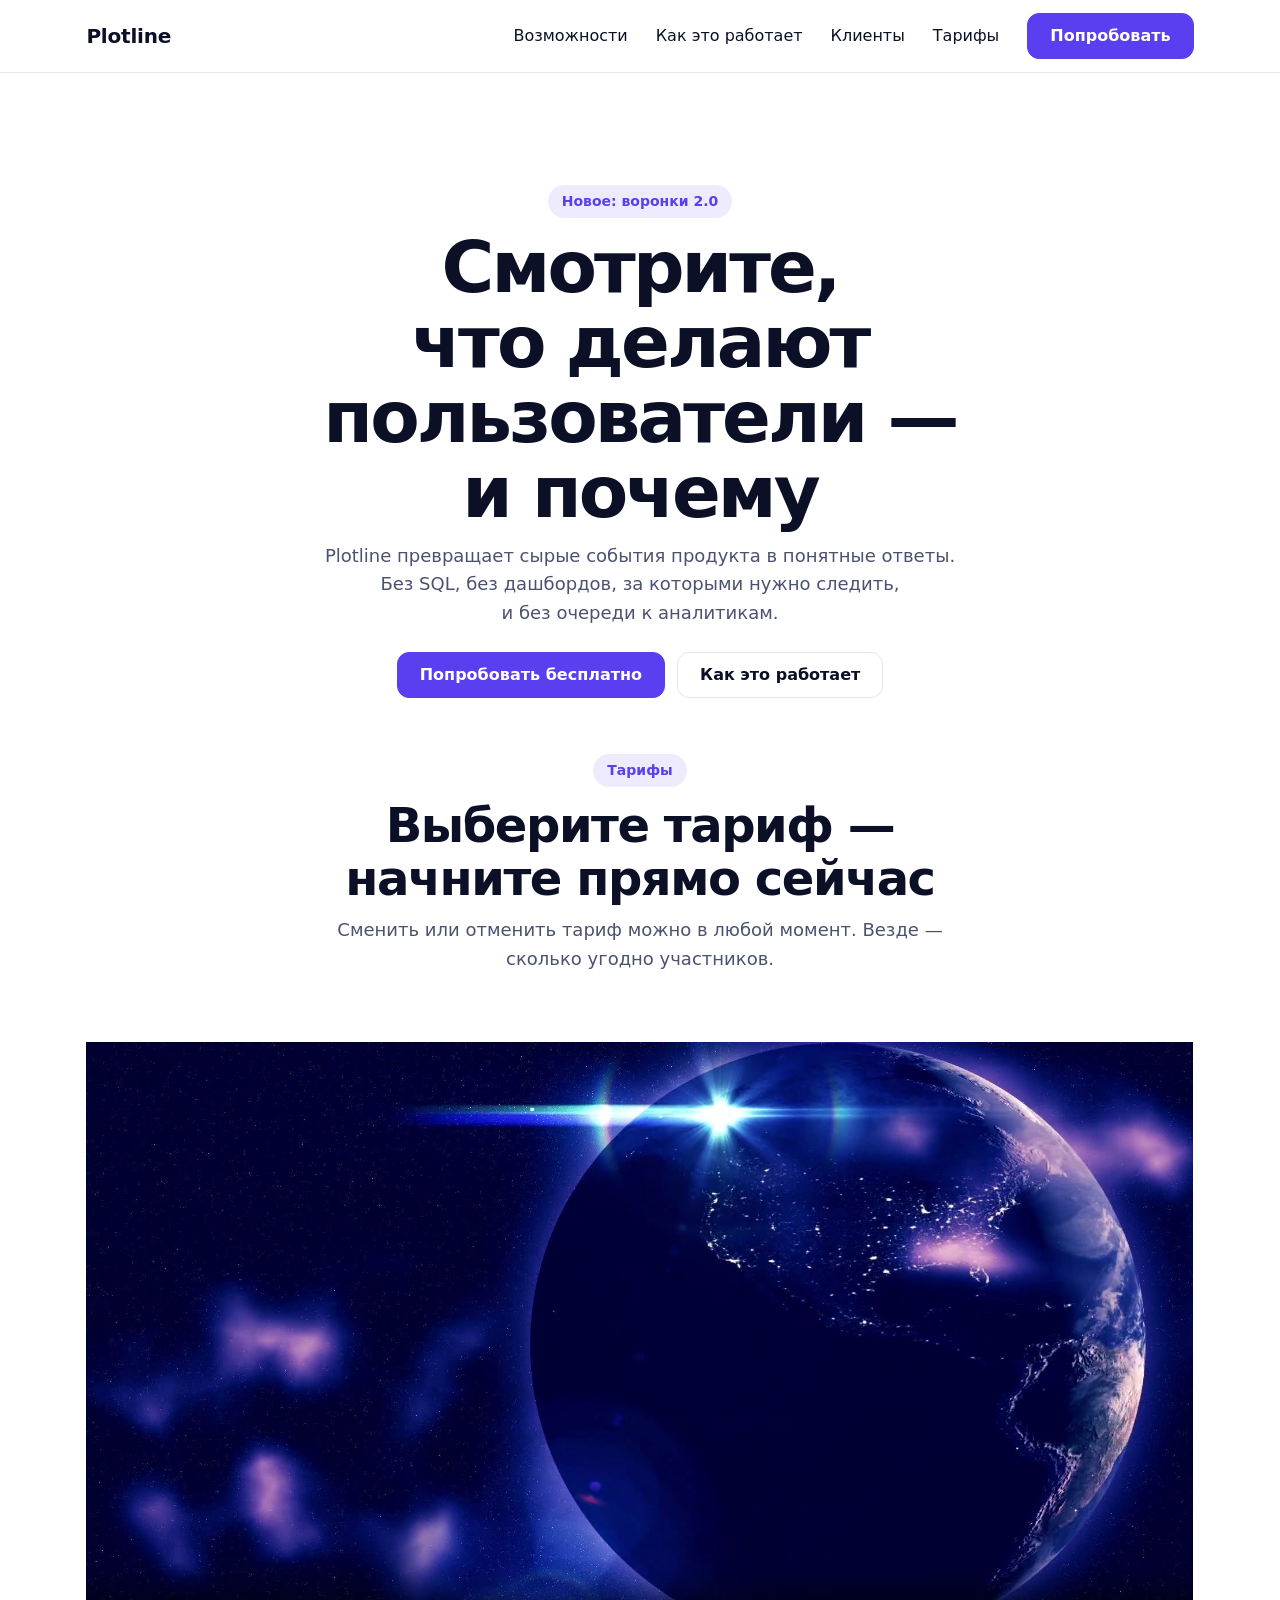
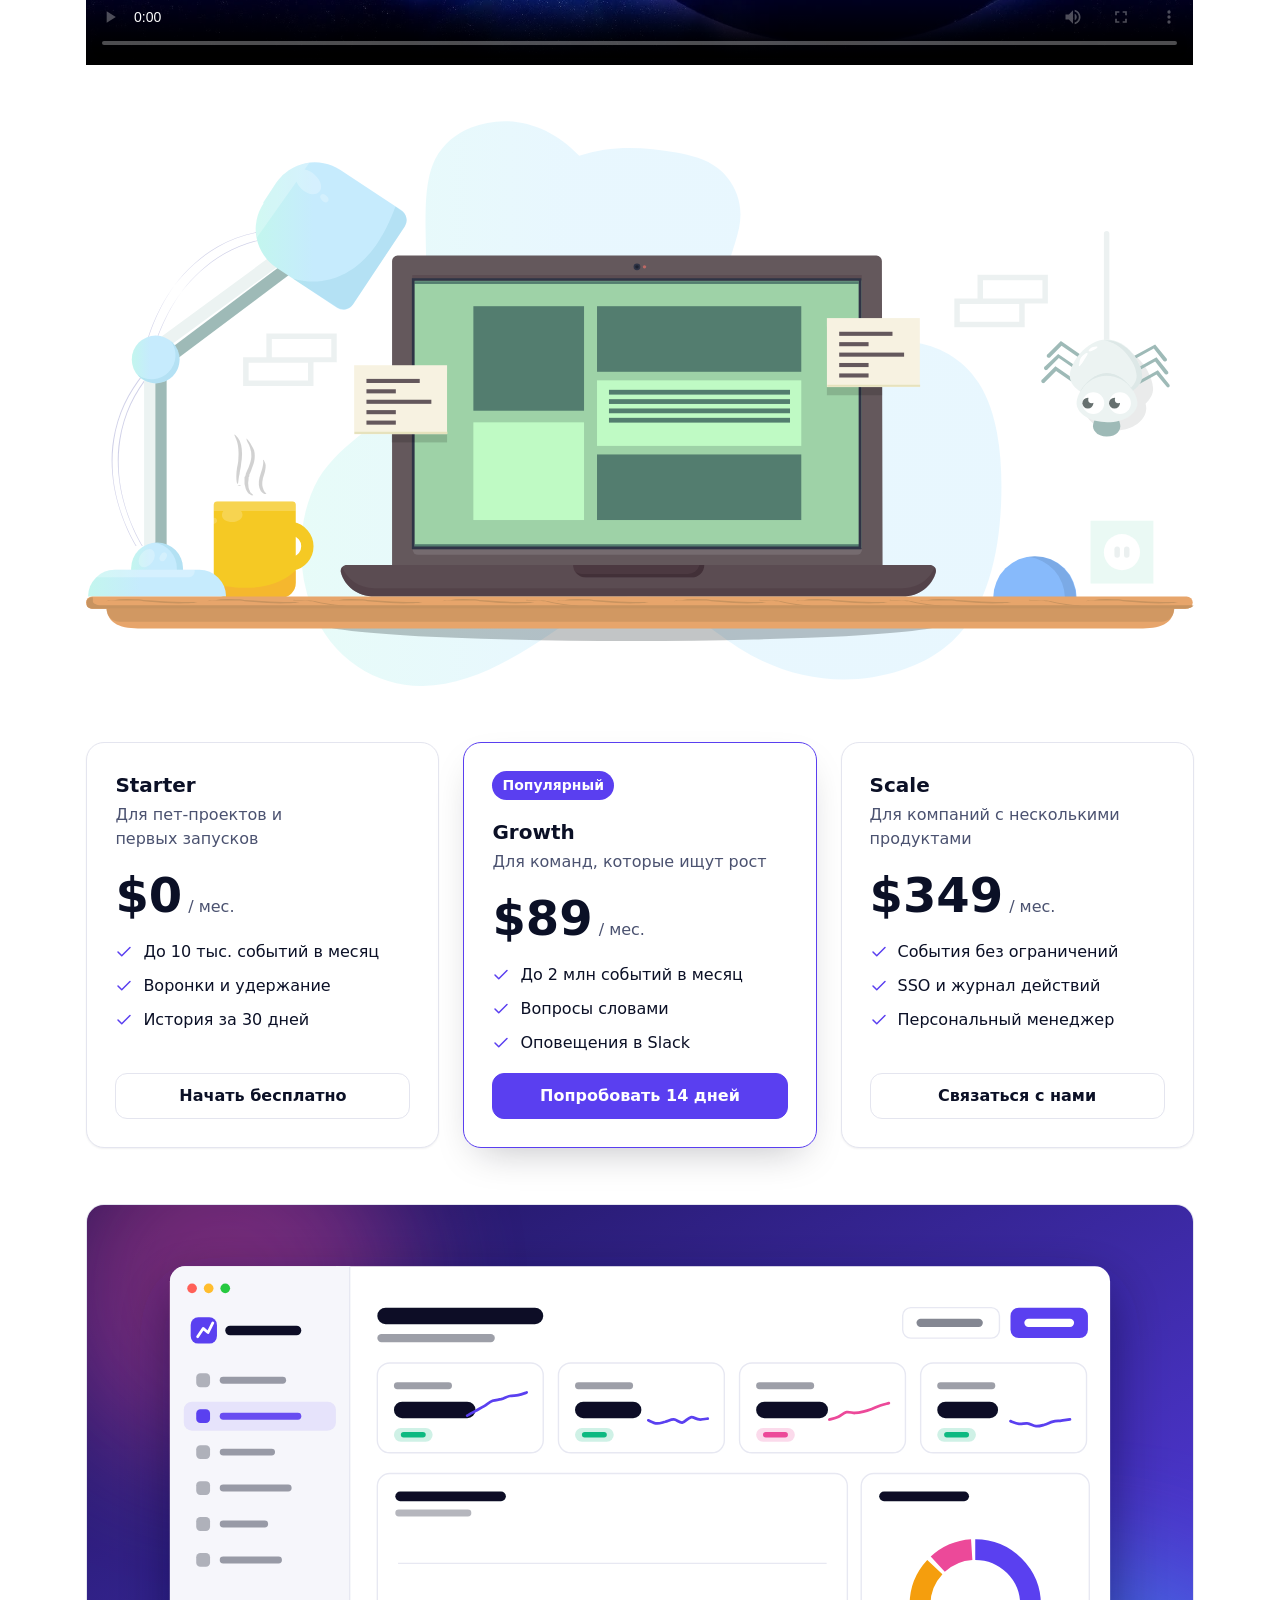
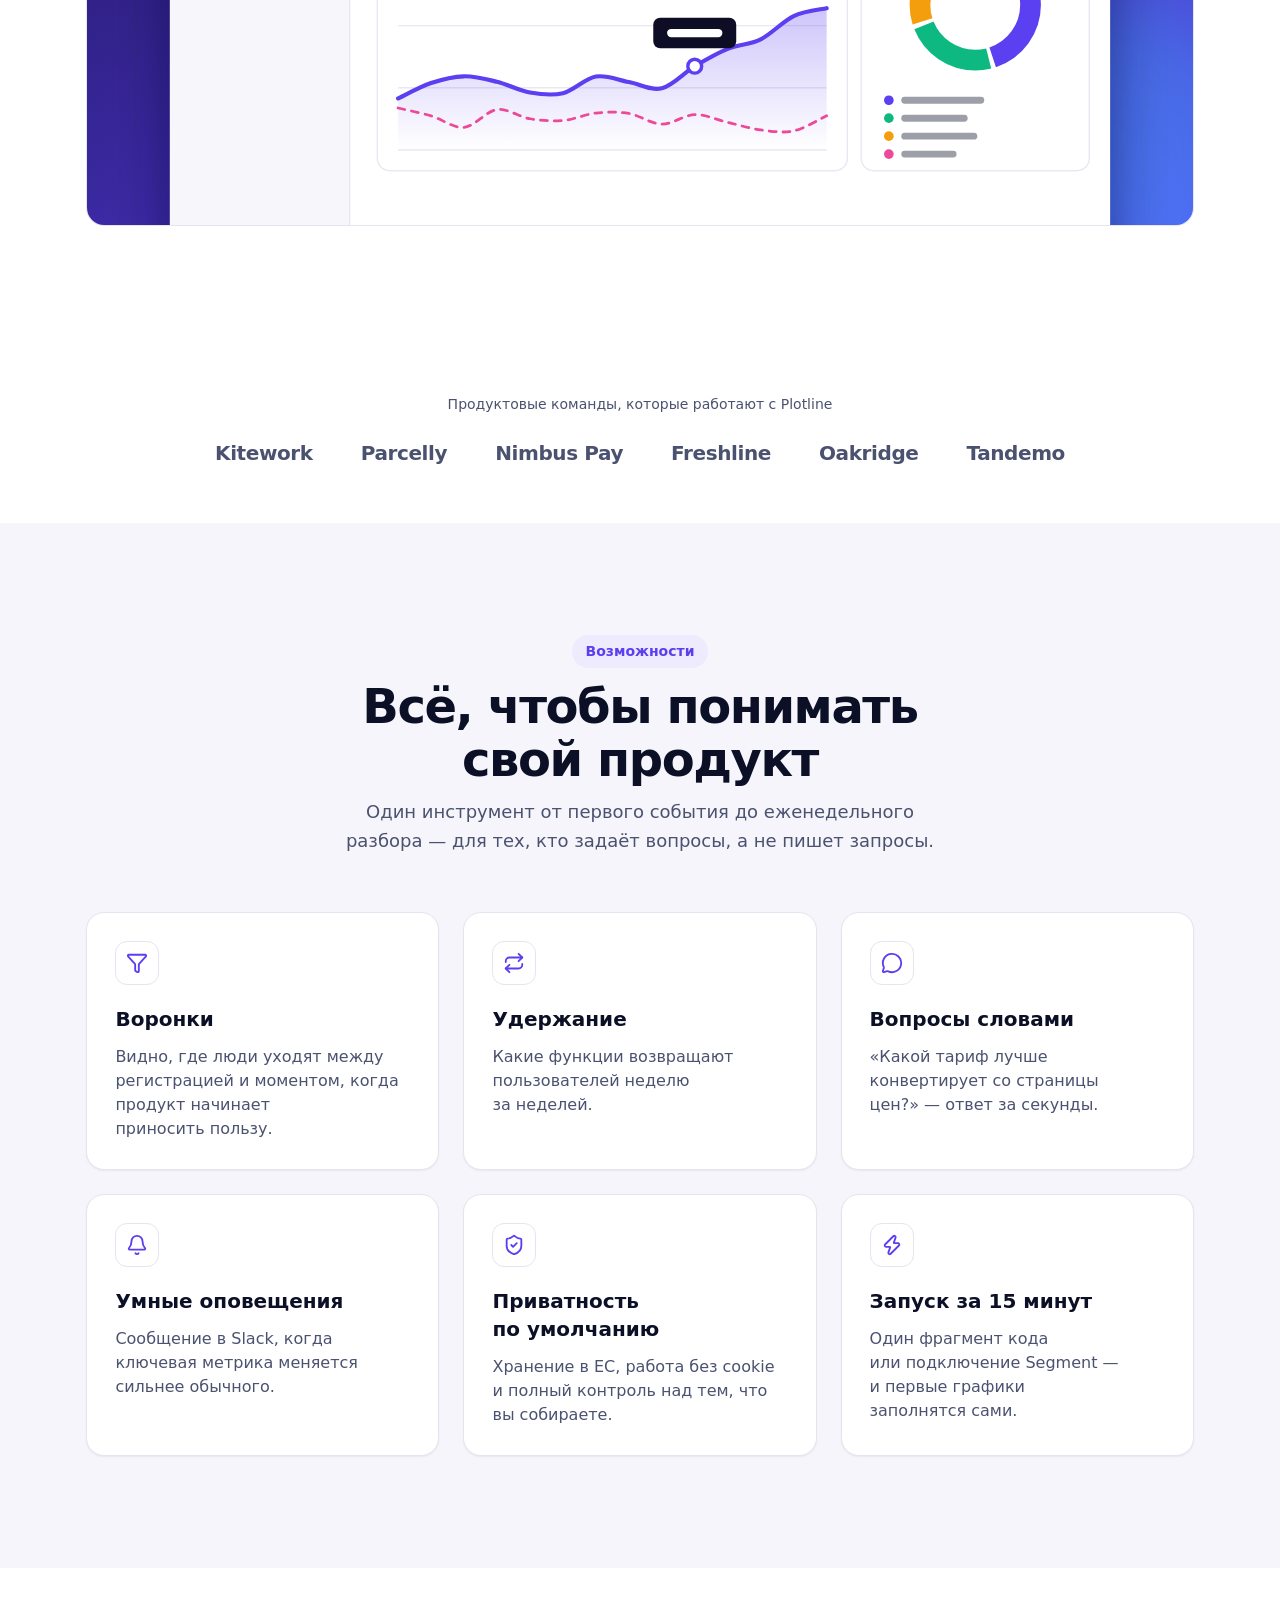
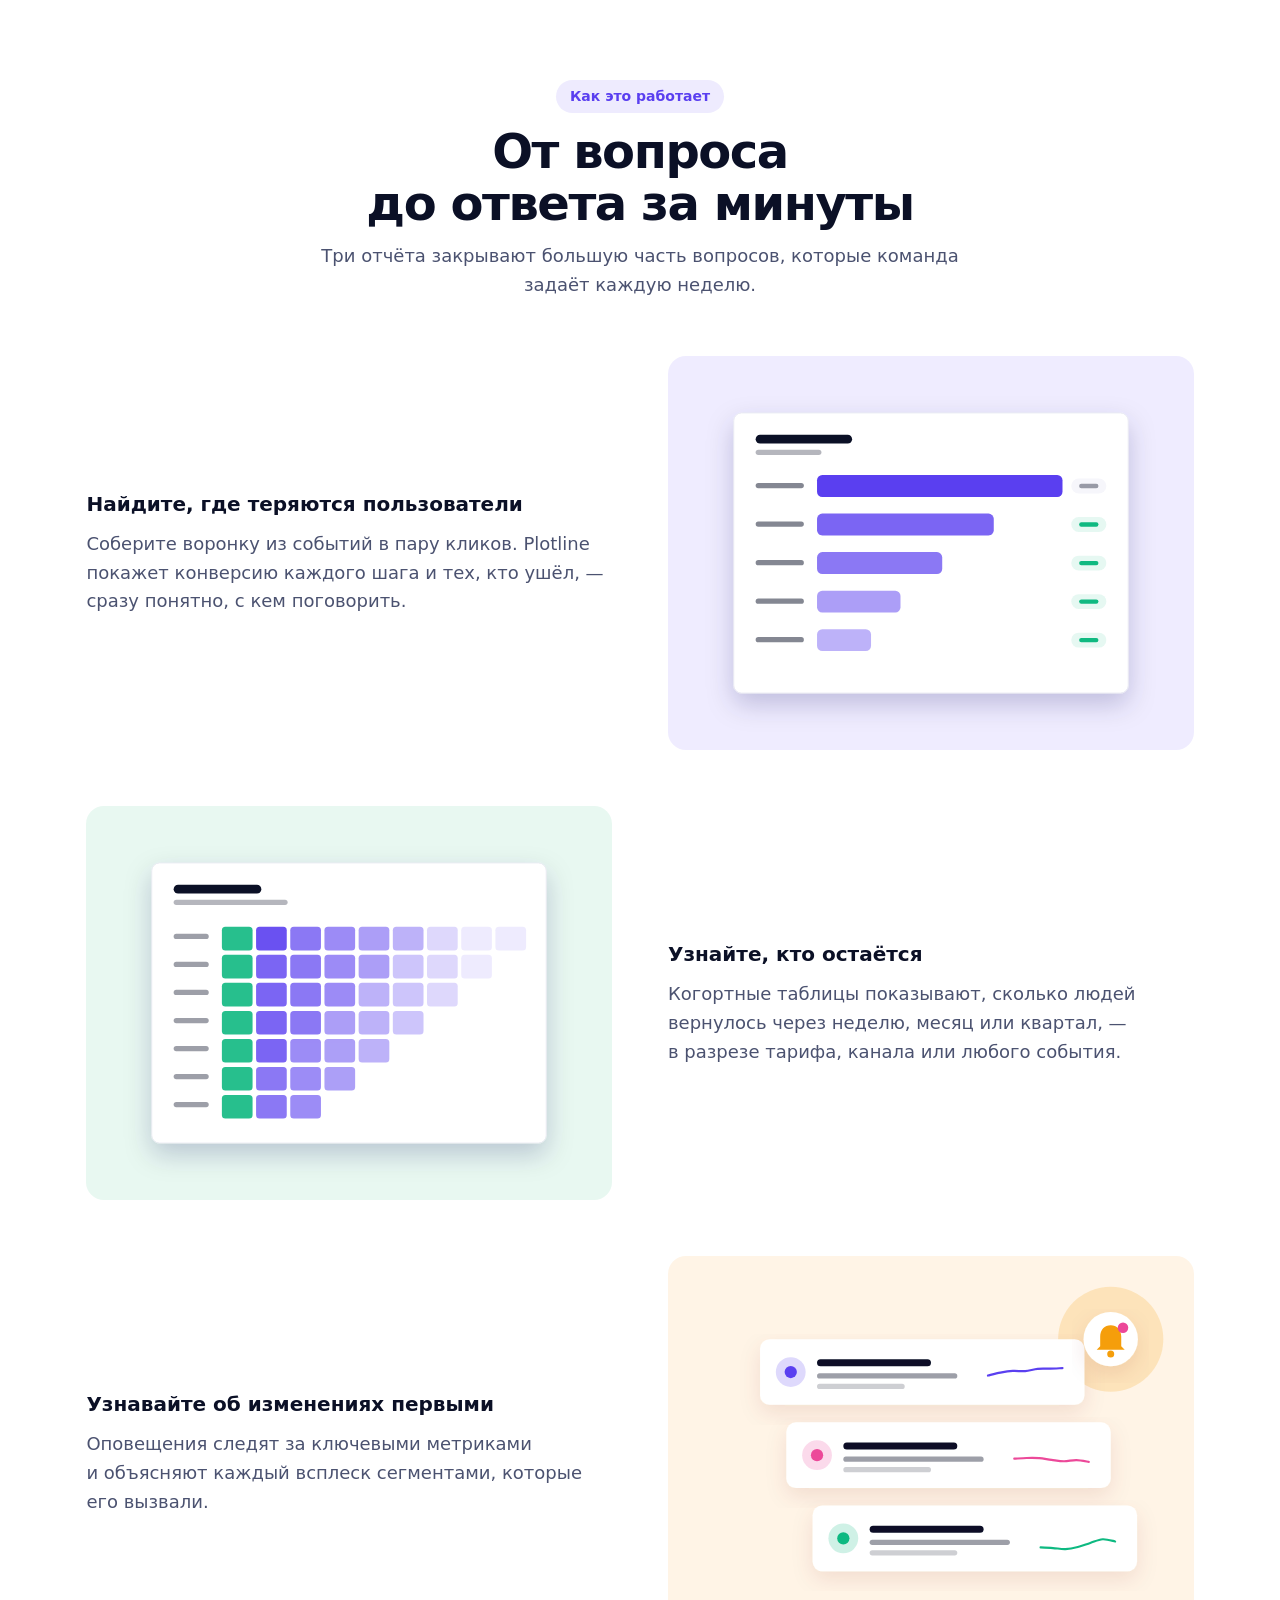
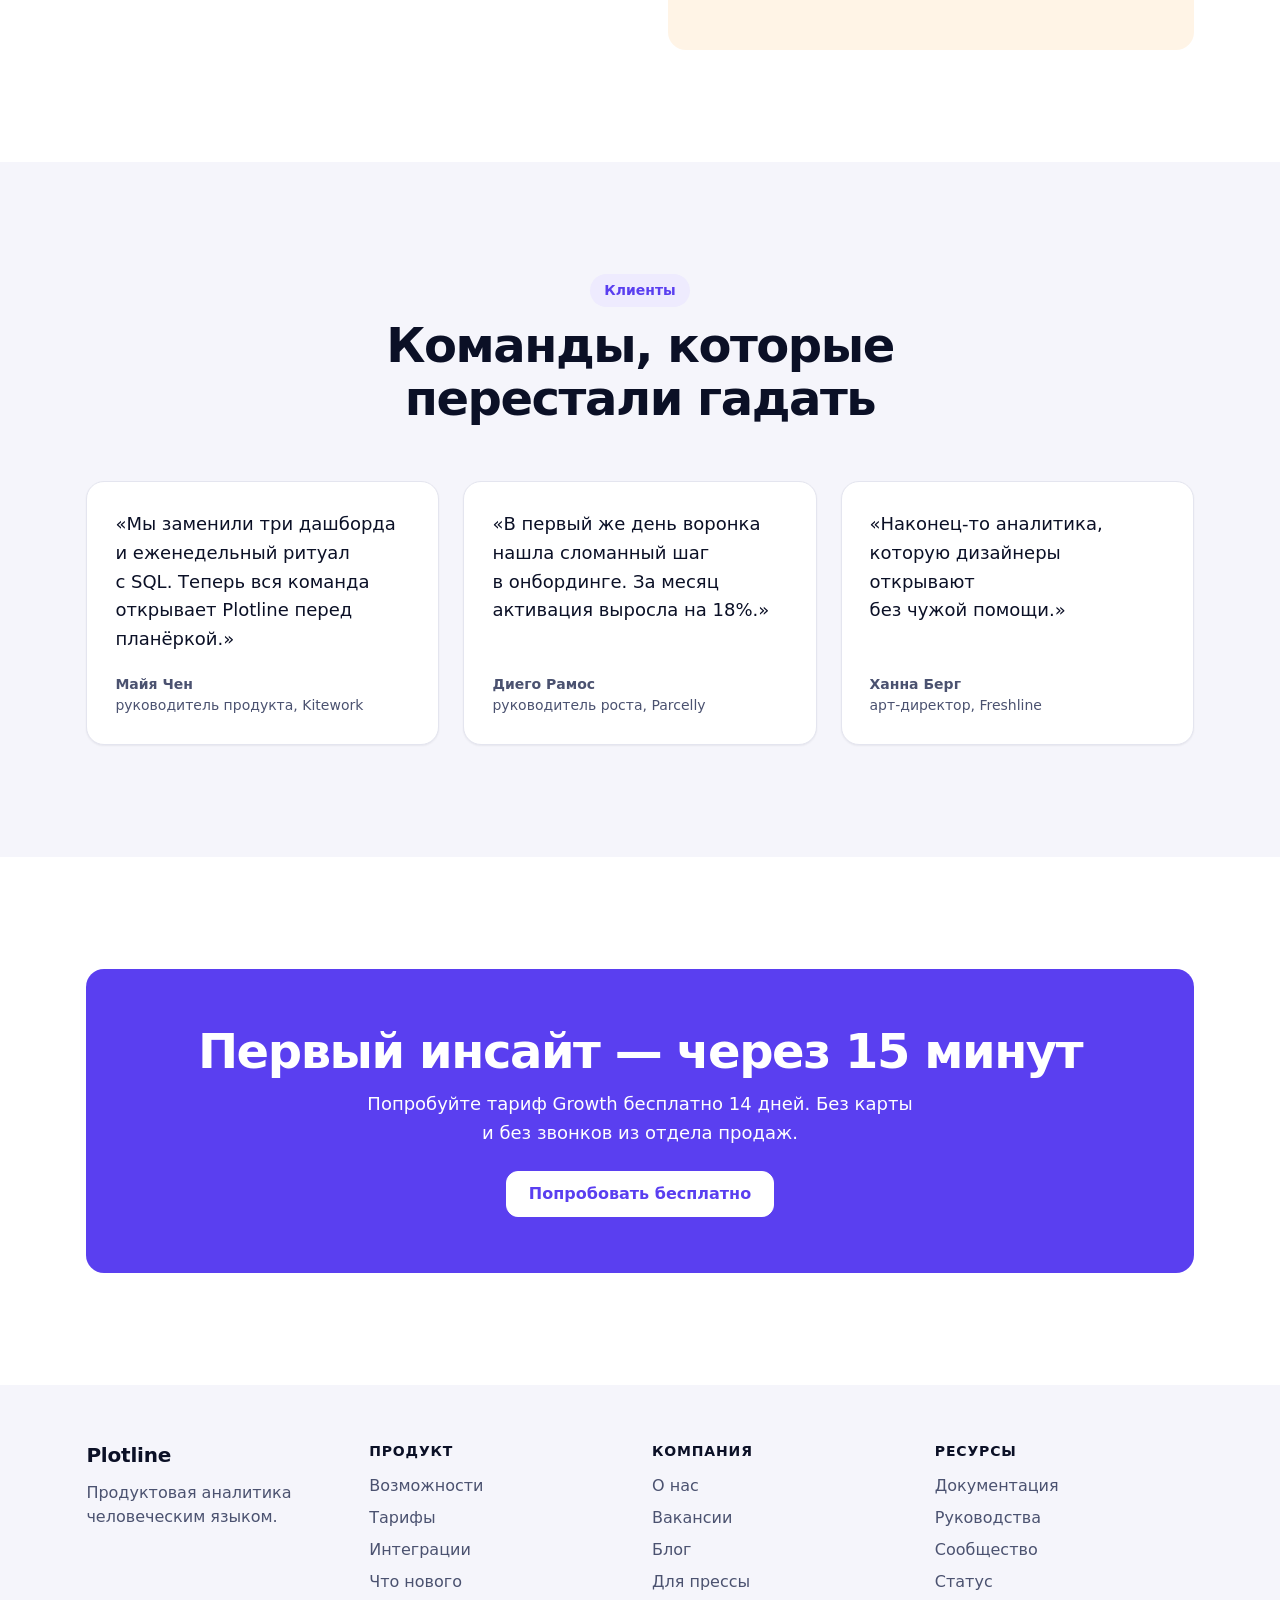
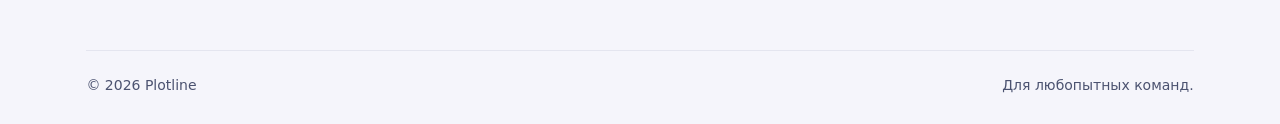
<file: index.html>
<!doctype html>
<html lang="ru">
<head>
<meta charset="utf-8">
<meta name="viewport" content="width=device-width, initial-scale=1">
<title>Plotline — продуктовая аналитика человеческим языком</title>
<meta name="description" content="Plotline превращает события продукта в ответы, понятные всей команде: воронки, удержание и оповещения без SQL.">
<meta name="generator" content="AAT Builder">
<meta property="og:type" content="website">
<meta property="og:title" content="Plotline — продуктовая аналитика человеческим языком">
<meta property="og:description" content="Plotline превращает события продукта в ответы, понятные всей команде: воронки, удержание и оповещения без SQL.">
<meta property="og:site_name" content="Новый проект">
<meta property="og:locale" content="ru">
<meta name="twitter:card" content="summary">
<script type="application/ld+json">{"@context":"https://schema.org","@graph":[{"@type":"Organization","name":"Новый проект"},{"@type":"WebSite","name":"Новый проект","inLanguage":"ru"},{"@type":"WebPage","name":"Plotline — продуктовая аналитика человеческим языком","description":"Plotline превращает события продукта в ответы, понятные всей команде: воронки, удержание и оповещения без SQL.","inLanguage":"ru"}]}</script>
<link rel="stylesheet" href="styles.css">
<script src="site.js" defer></script>
</head>
<body
  ><a href="#n-main" data-skip-link="">Перейти к содержимому</a
  ><header class="header-u92f"
    ><div class="container div-ture"
      ><a class="logo-tggd" href="./" aria-current="page">Plotline</a
      ><nav class="nav-zf1s" aria-label="Основное меню"
        ><button class="button-z0qr" aria-label="Меню" type="button" popovertarget="n-s90" aria-expanded="false"
          ><svg width="24" height="24" fill="none" stroke="currentColor" viewBox="0 0 24 24" stroke-width="2" stroke-linecap="round" stroke-linejoin="round" aria-hidden="true"
            ><path d="M4 5h16"></path
            ><path d="M4 12h16"></path
            ><path d="M4 19h16"></path
          ></svg
        ></button
        ><div class="div-mfv5" id="n-s90" popover="auto"
          ><a class="a-mu66" href="#n-s2m">Возможности</a
          ><a class="a-n8h7" href="#n-s49">Как это работает</a
          ><a class="a-nms8" href="#n-s5a">Клиенты</a
          ><a class="a-kun1" href="./pricing/">Тарифы</a
          ><a class="btn" href="./pricing/"><span>Попробовать</span></a
        ></div
      ></nav
    ></div
  ></header
  ><main id="n-main"
    ><section class="section"
      ><div class="container div-glnb"
        ><div class="section-head div-g7ca"
          ><p class="eyebrow">Новое: воронки 2.0</p
          ><h1 class="heading-xl">Смотрите, что делают пользователи — и почему</h1
          ><p class="lead">Plotline превращает сырые события продукта в понятные ответы. Без SQL, без дашбордов, за которыми нужно следить, и без очереди к аналитикам.</p
          ><div class="div-em46"
            ><a class="btn" href="./pricing/"><span>Попробовать бесплатно</span></a
            ><a class="btn is-ghost" href="#n-s49"><span>Как это работает</span></a
          ></div
        ></div
        ><div class="section-head div-a12z"
          ><p class="eyebrow">Тарифы</p
          ><h2 class="heading-lg">Выберите тариф — начните прямо сейчас</h2
          ><p class="lead">Сменить или отменить тариф можно в любой момент. Везде — сколько угодно участников.</p
        ></div
        ><video class="earth-universe-space-planet-world-globe-bvav" width="1920" height="1080" poster="assets/earth-universe-space-planet-world-globe-78gnyo.jpg" preload="metadata" controls="" playsinline="" src="assets/earth-universe-space-planet-world-globe-zrb78q.mp4"
        ></video
        ><svg class="illyustratsiya-l4p8" width="1620.69" height="826.99" viewBox="0 0 1620.7 827" aria-hidden="true"
          ><defs
            ><linearGradient id="sco1862-linear-gradient" x1="314.5" x2="1339.7" y1="413.5" y2="413.5" gradientUnits="userSpaceOnUse"
              ><stop offset="0" stop-color="#c3f6ee"></stop
              ><stop offset=".38" stop-color="#c6ebfd"></stop
            ></linearGradient
            ><linearGradient id="sco1862-linear-gradient-2" x1="67" x2="137" y1="349.1" y2="349.1" href="#sco1862-linear-gradient"
            ></linearGradient
            ><linearGradient id="sco1862-linear-gradient-3" x1="248.5" x2="469.3" y1="168.1" y2="168.1" href="#sco1862-linear-gradient" gradientTransform="translate(288.3 -220.1) rotate(56.5)"
            ></linearGradient
            ><linearGradient id="sco1862-linear-gradient-4" x1="66" x2="142" y1="637.5" y2="637.5" href="#sco1862-linear-gradient"
            ></linearGradient
            ><linearGradient id="sco1862-linear-gradient-5" x1="3" x2="205" y1="676.5" y2="676.5" href="#sco1862-linear-gradient"
            ></linearGradient
          ></defs
          ><g
            ><g
              ><path d="M1562,392c0-20-22-58-50-58s-50,38-50,58a28,28,0,0,0,3,13,44,44,0,0,0-3,15c0,18,20,33,45,33s45-15,45-33a32,32,0,0,0-1-6C1558,407,1562,400,1562,392Z" fill="#162126" opacity=".09"
              ></path
              ><g opacity=".4"
                ><path d="M1307,384c-24-37-61-56-97-60S1137,330,1102,340C1054,353,998,365,962,321c-21-26-30-69-22-106,5-27,18-51,18-78 0-29-15-54-33-68s-40-19-61-23c-47-8-96-11-142,5C678,4,617-12,563,10c-20,8-40,23-52,46-14,29-14,65-14,99q1,55,2,111c0,28 1,58-7,84-24,85-109,103-152,174C323,554,314,593,315,631a233,233,0,0,0,15,81C359,789,428,828,493,827s127-36,185-75c44-29,90-62,139-57,50,5,93,47,138,76,74,47,159,59,238,33,35-11,70-31,95-65,39-52,52-130,52-204C1340,482,1333,425,1307,384Z" fill="url(#sco1862-linear-gradient)"
                ></path
              ></g
              ><path d="M1450,698a61,61,0,0,0-122,0Z" fill="#87bafb"></path
              ><path d="M1379,638A61,61,0,0,1,1433,698h16a61,61,0,0,0-61-61A60,60,0,0,0,1379,638Z" fill="#162126" opacity=".1"
              ></path
              ><path d="M1271,260V302H1374V267h34V225H1305v35Zm129 0h-87V233h87Zm-121,8h87v26h-87Z" fill="#9ebab7" opacity=".2"
              ></path
              ><path d="M230,346V388H333V353h34V311H264v35Zm129 0H272V319h87Zm-121,8h87v26H238Z" fill="#9ebab7" opacity=".2"
              ></path
              ><path d="M303,658H286V638h17a16,16,0,0,0,0-31H302V587h1a36,36,0,0,1,0,71Z" fill="#f5c924"
              ></path
              ><path d="M192,557H302a5,5,0,0,1,5,5V676A22,22,0,0,1,285,698H209a22,22,0,0,1-22-22V562a5,5,0,0,1,5-5Z" fill="#f5c924"
              ></path
              ><path d="M307,658v18c0,16-13,23-29,23l-68-1c-13,0-22-5-22-20C200,679,263,698,307,658Z" fill="#f59b3d" opacity=".4"
              ></path
              ><path d="M307,562A5,5,0,0,0,302,557H192a5,5,0,0,0-5,5V571h14a8,8,0,0,0-2,6c0,6,7,10,15,10s15-5,15-10a8,8,0,0,0-2-6H307Z" fill="#fff" opacity=".2"
              ></path
              ><ellipse cx="225.9" cy="594" rx="6.9" ry="4.7" fill="#fff" opacity=".2" transform="matrix(.9, -.3, .3, .9, -196.1, 118.8)"
              ></ellipse
              ><path d="M82,622c0 0-23-36-32-86-5-29-5-58,2-85,8-34,25-65,51-93l1 1c-26,28-43,59-51,93-6,27-7,55-2,85,9,50,32,85,32,85Z" fill="#9fa1d1" opacity=".5"
              ></path
              ><path d="M73,622c0 0-23-36-32-86-5-29-5-58,2-85,8-34,25-65,51-93l1 1c-26,28-43,59-51,93-6,27-7,55-2,85,9,50,32,85,32,85Z" fill="#9fa1d1" opacity=".5"
              ></path
              ><path d="M90,323l-1 0c0 0,10-41,40-82,18-24,39-43,63-57,30-17,65-26,103-26v1c-38 0-73,9-103,26-24,14-45,33-63,56C100,282,90,323,90,323Z" fill="#9fa1d1" opacity=".5"
              ></path
              ><path d="M100,333l-1 0c0 0,10-41,40-82,18-24,39-43,63-57,30-17,65-26,103-26v1c-38 0-73,9-103,26-24,14-45,33-63,56C110,292,100,333,100,333Z" fill="#9fa1d1" opacity=".5"
              ></path
              ><rect x="85" y="344.1" fill="#ecf3f2" width="16.5" height="299.9"></rect
              ><rect x="101.5" y="344.1" fill="#9ebab7" width="16.5" height="299.9"></rect
              ><rect x="195.1" y="108.2" fill="#ecf3f2" width="18" height="299.9" transform="translate(291.1 -59.2) rotate(53.7)"
              ></rect
              ><rect x="205.8" y="122.7" fill="#9ebab7" width="18" height="299.9" transform="matrix(.6, .8, -.8, .6, 307.1, -61.9)"
              ></rect
              ><circle r="35" cx="102" cy="349.1" fill="url(#sco1862-linear-gradient-2)"
              ></circle
              ><path d="M137,349a35,35,0,0,1-62,22A35,35,0,0,0,124,322,35,35,0,0,1,137,349Z" fill="#6ab7cc" opacity=".2"
              ></path
              ><path d="M332,62h34a68,68,0,0,1,68,68V237a17,17,0,0,1-17,17H280a17,17,0,0,1-17-17V131a68,68,0,0,1,68-68Z" fill="url(#sco1862-linear-gradient-3)" transform="translate(24.5 361.9) rotate(-56.5)"
              ></path
              ><path d="M467,154,391,268a17,17,0,0,1-23,5l-66-43S401,269,453,125l8,6A17,17,0,0,1,467,154Z" fill="#6ab7cc" opacity=".2"
              ></path
              ><path d="M104,617h0a38,38,0,0,1,38,38v3a0,0,0,0,1,0,0H66a0,0,0,0,1,0,0v-3A38,38,0,0,1,104,617Z" fill="url(#sco1862-linear-gradient-4)"
              ></path
              ><path d="M142,655v3h-9v-3a38,38,0,0,0-34-38A37,37,0,0,1,104,617a38,38,0,0,1,38,38Z" fill="#6ab7cc" opacity=".2"
              ></path
              ><ellipse cx="89" cy="639.5" rx="14.8" ry="10.1" fill="#fff" opacity=".25" transform="translate(-481.9 338) rotate(-54.2)"
              ></ellipse
              ><ellipse cx="113" cy="638" rx="6.9" ry="4.7" fill="#fff" opacity=".25" transform="translate(-496 416.8) rotate(-60)"
              ></ellipse
              ><ellipse cx="348.9" cy="113" rx="4.7" ry="6.9" fill="#fff" opacity=".25" transform="translate(22.3 279.8) rotate(-45)"
              ></ellipse
              ><path d="M42,657H166a39,39,0,0,1,39,39v0a0,0,0,0,1,0,0H3a0,0,0,0,1,0,0v0A39,39,0,0,1,42,657Z" fill="url(#sco1862-linear-gradient-5)"
              ></path
              ><g opacity=".25"
                ><path d="M151,668H15A39,39,0,0,1,42,657H159l0,0A9,9,0,0,1,151,668Z" fill="#fff"
                ></path
              ></g
              ><path d="M335,79a27,27,0,0,0-15-8l7-10a68,68,0,0,0-49,30l-19,28A68,68,0,0,0,250,171l58-82a29,29,0,0,0,7,10c8,8,20,11,26,5S344,87,335,79Z" fill="#fff" opacity=".25"
              ></path
              ><ellipse cx="799" cy="733.2" rx="465" ry="28" fill="#162126" opacity=".26"
              ></ellipse
              ><path d="M1166,651h-718V205a8,8,0,0,1,8-8h701a8,8,0,0,1,8,8Z" fill="#64585c"
              ></path
              ><rect x="479.2" y="230.2" fill="#9ed2a7" width="655.6" height="394.8"></rect
              ><rect x="481.3" y="619.5" fill="#537d6f" width="650.2" height="4.3"></rect
              ><rect x="480.7" y="234.5" fill="#537d6f" width="650.2" height="4"></rect
              ><rect x="477.5" y="225.5" fill="#5b4c52" width="658" height="8"></rect
              ><path d="M1128,635h-642a8,8,0,0,1-8-8h658A8,8,0,0,1,1128,635Z" fill="#756b6f"
              ></path
              ><path d="M1131,234v389h-650v-389h650m4-4h-658v397h658v-397Z" fill="#2f3446"
              ></path
              ><circle r="5" cx="806.5" cy="213.5" fill="#2f3446"></circle
              ><circle r="2.5" cx="817.5" cy="213.5" fill="#bd6965"></circle
              ><circle r="2.5" cx="806.5" cy="213.5" fill="#1d2230"></circle
              ><rect x="567" y="271.1" fill="#537d6f" width="162" height="153"></rect
              ><rect x="748" y="488.1" fill="#537d6f" width="299" height="96"></rect
              ><rect x="748" y="379.6" fill="#bffac4" width="299" height="96"></rect
              ><rect x="748" y="271.1" fill="#537d6f" width="299" height="96"></rect
              ><rect x="567" y="441.1" fill="#bffac4" width="162" height="143"></rect
              ><path d="M408,650H382c-6,0-10,5-9,10,5,21,25,36,49,36h773c24,0,44-16,49-36,1-5-3-10-9-10h-11" fill="#5b4c52"
              ></path
              ><g opacity=".5"
                ><path d="M1244,660c-5,21-25,36-49,36H422c-24,0-44-16-49-36a8,8,0,0,1,2-7c7,18,25,31,47,31h773c22,0,41-13,47-31A8,8,0,0,1,1244,660Z" fill="#4c3941"
                ></path
              ></g
              ><path d="M886,668h-155a18,18,0,0,1-18-18h191A18,18,0,0,1,886,668Z" fill="#4c3941"
              ></path
              ><path d="M905,650a18,18,0,0,1-18,18h-155a18,18,0,0,1-15-8A18,18,0,0,0,726,663H881a18,18,0,0,0,17-13Z" fill="#423038"
              ></path
              ><g opacity=".15"
                ><rect x="1084.5" y="300.5" fill="#020202" width="81" height="101"></rect
              ></g
              ><rect x="1084.5" y="288.5" fill="#f7f2e1" width="136" height="101"></rect
              ><polyline fill="#e6e2bd" points="1221 389 1085 389 1085 386 1217 386 1221 386"
              ></polyline
              ><rect x="1102.5" y="308.5" fill="#64585c" width="78" height="6"></rect
              ><rect x="1102.5" y="323.7" fill="#64585c" width="43" height="6"></rect
              ><rect x="1102.5" y="354.2" fill="#64585c" width="43" height="6"></rect
              ><rect x="1102.5" y="369.5" fill="#64585c" width="43" height="6"></rect
              ><rect x="1102.5" y="339" fill="#64585c" width="95" height="6"></rect
              ><rect x="765.5" y="393.5" fill="#537d6f" width="265" height="7"></rect
              ><rect x="765.5" y="407.2" fill="#537d6f" width="265" height="7"></rect
              ><rect x="765.5" y="420.8" fill="#537d6f" width="265" height="7"></rect
              ><rect x="765.5" y="434.5" fill="#537d6f" width="265" height="7"></rect
              ><g opacity=".15"
                ><rect x="447.5" y="369.5" fill="#020202" width="81" height="101"></rect
              ></g
              ><rect x="392.5" y="357.5" fill="#f7f2e1" width="136" height="101"></rect
              ><polyline fill="#e6e2bd" points="529 458 393 458 393 455 525 455 529 455"
              ></polyline
              ><rect x="410.5" y="377.5" fill="#64585c" width="78" height="6"></rect
              ><rect x="410.5" y="392.7" fill="#64585c" width="43" height="6"></rect
              ><rect x="410.5" y="423.2" fill="#64585c" width="43" height="6"></rect
              ><rect x="410.5" y="438.5" fill="#64585c" width="43" height="6"></rect
              ><rect x="410.5" y="408" fill="#64585c" width="95" height="6"></rect
              ><path d="M1542,743H81c-28,0-51-5-51-33H1593C1593,738,1570,743,1542,743Z" fill="#e7a56b"
              ></path
              ><path d="M30,714H1593a0,0,0,0,1,0,0v0a19,19,0,0,1-19,19H49a19,19,0,0,1-19-19v0A0,0,0,0,1,30,714Z" fill="#c8935f" opacity=".7"
              ></path
              ><rect y="696" rx="9" ry="9" fill="#e7a56b" width="1620" height="18"></rect
              ><path d="M1621,709c-1,3-6,5-12,5H11c-7,0-10-3-10-6v-5c0-3,4-6,9-6a4,4,0,0,0 0,1v5c0,3,5,6,12,6H1618A22,22,0,0,0,1621,709Z" fill="#c8935f"
              ></path
              ><path d="M97,702a475,475,0,0,0,48,2c6,0,11 0,15 0s5,0,5 0-2 0-5 1-8 1-15 1a353,353,0,0,1-48-2L84,703c-4-1-9-1-13-1-8 0-15 0-21 0-12 0-20,1-20 1,0 0,2-1,5-1s8-1,14-2a209,209,0,0,1,22 0c4 0,8 0,13 1Z" fill="#c8935f"
              ></path
              ><path d="M246,702a475,475,0,0,0,48,2c6,0,11 0,15 0s5,0,5 0-2 0-5 1-8 1-15 1a353,353,0,0,1-48-2l-14-1c-4-1-9-1-13-1-8 0-15 0-21 0-12 0-20,1-20 1,0 0,2-1,5-1s8-1,14-2a209,209,0,0,1,22 0c4 0,8 0,13 1Z" fill="#c8935f"
              ></path
              ><path d="M590,702a475,475,0,0,0,48,2c6,0,11 0,15 0s5,0,5 0-2 0-5 1-8 1-15 1a353,353,0,0,1-48-2l-14-1c-4-1-9-1-13-1-8 0-15 0-21 0-12 0-20,1-20 1,0 0,2-1,5-1s8-1,14-2a209,209,0,0,1,22 0c4 0,8 0,13 1Z" fill="#c8935f"
              ></path
              ><path d="M929,702a475,475,0,0,0,48,2c6,0,11 0,15 0s5,0,5 0-2 0-5 1-8 1-15 1a353,353,0,0,1-48-2l-14-1c-4-1-9-1-13-1-8 0-15 0-21 0-12 0-20,1-20 1,0 0,2-1,5-1s8-1,14-2a209,209,0,0,1,22 0c4 0,8 0,13 1Z" fill="#c8935f"
              ></path
              ><path d="M1026,705a285,285,0,0,0,28,4c4 0,7 1,9 1a13,13,0,0,1,3 0,13,13,0,0,1-3 0c-2,0-5 0-9 0a212,212,0,0,1-29-4l-8-2c-3-1-5-1-7-1-5-1-9-1-13-1-7 0-12 0-12-1a12,12,0,0,1,3 0c2 0,5 0,9 0a126,126,0,0,1,13,1c2 0,5,1,8,1Z" fill="#c8935f"
              ></path
              ><path d="M685,705a285,285,0,0,0,28,4c4 0,7 1,9 1a13,13,0,0,1,3 0,13,13,0,0,1-3 0c-2,0-5 0-9 0a212,212,0,0,1-29-4l-8-2c-3-1-5-1-7-1-5-1-9-1-13-1-7 0-12 0-12-1a12,12,0,0,1,3 0c2 0,5 0,9 0a126,126,0,0,1,13,1c2 0,5,1,8,1Z" fill="#c8935f"
              ></path
              ><path d="M344,705a285,285,0,0,0,28,4c4 0,7 1,9 1a13,13,0,0,1,3 0,13,13,0,0,1-3 0c-2,0-5 0-9 0a212,212,0,0,1-29-4l-8-2c-3-1-5-1-7-1-5-1-9-1-13-1-7 0-12 0-12-1a12,12,0,0,1,3 0c2 0,5 0,9 0a126,126,0,0,1,13,1c2 0,5,1,8,1Z" fill="#c8935f"
              ></path
              ><path d="M1217,705a285,285,0,0,0,28,4c4 0,7 1,9 1a13,13,0,0,1,3 0,13,13,0,0,1-3 0c-2,0-5 0-9 0a212,212,0,0,1-29-4l-8-2c-3-1-5-1-7-1-5-1-9-1-13-1-7 0-12 0-12-1a12,12,0,0,1,3 0c2 0,5 0,9 0a126,126,0,0,1,13,1c2 0,5,1,8,1Z" fill="#c8935f"
              ></path
              ><path d="M1421,705a285,285,0,0,0,28,4c4 0,7 1,9 1a13,13,0,0,1,3 0,13,13,0,0,1-3 0c-2,0-5 0-9 0a212,212,0,0,1-29-4l-8-2c-3-1-5-1-7-1-5-1-9-1-13-1-7 0-12 0-12-1a12,12,0,0,1,3 0c2 0,5 0,9 0a126,126,0,0,1,13,1c2 0,5,1,8,1Z" fill="#c8935f"
              ></path
              ><path d="M1288,702a475,475,0,0,0,48,2c6,0,11 0,15 0s5,0,5 0-2 0-5 1-8 1-15 1a353,353,0,0,1-48-2l-14-1c-4-1-9-1-13-1-8 0-15 0-21 0-12 0-20,1-20 1,0 0,2-1,5-1s8-1,14-2a209,209,0,0,1,22 0c4 0,8 0,13 1Z" fill="#c8935f"
              ></path
              ><path d="M1107,702a475,475,0,0,0,48,2c6,0,11 0,15 0s5,0,5 0-2 0-5 1-8 1-15 1a353,353,0,0,1-48-2l-14-1c-4-1-9-1-13-1-8 0-15 0-21 0-12 0-20,1-20 1,0 0,2-1,5-1s8-1,14-2a209,209,0,0,1,22 0c4 0,8 0,13 1Z" fill="#c8935f"
              ></path
              ><path d="M1532,702a475,475,0,0,0,48,2c6,0,11 0,15 0s5,0,5 0-2 0-5 1-8 1-15 1a353,353,0,0,1-48-2l-14-1c-4-1-9-1-13-1-8 0-15 0-21 0-12 0-20,1-20 1,0 0,2-1,5-1s8-1,14-2a209,209,0,0,1,22 0c4 0,8 0,13 1Z" fill="#c8935f"
              ></path
              ><path d="M757,702a475,475,0,0,0,48,2c6,0,11 0,15 0s5,0,5 0-2 0-5 1-8 1-15 1a353,353,0,0,1-48-2l-14-1c-4-1-9-1-13-1-8 0-15 0-21 0-12 0-20,1-20 1,0 0,2-1,5-1s8-1,14-2a209,209,0,0,1,22 0c4 0,8 0,13 1Z" fill="#c8935f"
              ></path
              ><path d="M426,702a475,475,0,0,0,48,2c6,0,11 0,15 0s5,0,5 0-2 0-5 1-8 1-15 1a353,353,0,0,1-48-2l-14-1c-4-1-9-1-13-1-8 0-15 0-21 0-12 0-20,1-20 1,0 0,2-1,5-1s8-1,14-2a209,209,0,0,1,22 0c4 0,8 0,13 1Z" fill="#c8935f"
              ></path
              ><g opacity=".2"
                ><path d="M238,507c2-6,4-11,4-16a33,33,0,0,0-2-13c-1-4-3-7-4-9s-1-3-1-4,1 1,3,3a53,53,0,0,1,5,8,39,39,0,0,1,3,6,29,29,0,0,1,1,8,34,34,0,0,1-1,9,71,71,0,0,1-3,9c-1,3-2,6-3,8-1,1-1,3-1,4l-1,2 0,2a29,29,0,0,0,0,13,19,19,0,0,0,2,5c0 1 1,1,1,2s1 1,1,1 1 1,1 1 1 0 1 1c0 0 1 1 1 1s0 0-1,0a9,9,0,0,1-1 0c0 0-1 0-2-1a14,14,0,0,1-2-1,18,18,0,0,1-2-2,19,19,0,0,1-3-5,30,30,0,0,1-2-15c0-1 0-1 0-2s0-1 1-2q1-2,1-4C236,512,237,509,238,507Z" fill="#202020"
                ></path
                ><path d="M254,522c1-4,2-7,3-10a48,48,0,0,0,2-8c1-5 0-7 0-8 0 0,1,0,2,2a16,16,0,0,1,2,6,33,33,0,0,1-1,9c-1,3-2,7-3,10a37,37,0,0,0-1,10,20,20,0,0,0,2,7c2,4,4,5,4,6 0 0 0 0-1 0a5,5,0,0,1-2 0,12,12,0,0,1-5-4,19,19,0,0,1-3-9A33,33,0,0,1,254,522Z" fill="#202020"
                ></path
                ><ellipse cx="224.5" cy="533.5" rx="2.5" ry=".5" fill="#202020"></ellipse
                ><path d="M223,494a82,82,0,0,0,0-14,47,47,0,0,0-2-11c-2-6-4-9-4-10 0 0,1 0,3,2a24,24,0,0,1,5,7,39,39,0,0,1,3,12,65,65,0,0,1,0,15c-1,5-1,10-2,14s-1,8-2,11c-1,6-1,10-2,11s-2-4-2-11a92,92,0,0,1,1-12C222,503,223,499,223,494Z" fill="#202020"
                ></path
              ></g
              ><path d="M1584,390a3,3,0,0,1-2-1L1567,371l-27,15a3,3,0,1,1-2-4l31-17,17,21a3,3,0,0,1-2,4Z" fill="#9ebab7"
              ></path
              ><path d="M1581,371a3,3,0,0,1-2-1L1565,352l-27,15a3,3,0,1,1-2-4l31-17,17,21a3,3,0,0,1-2,4Z" fill="#9ebab7"
              ></path
              ><path d="M1579,352a3,3,0,0,1-2-1l-14-18-27,15a3,3,0,1,1-2-4l31-17,17,21a3,3,0,0,1-2,4Z" fill="#9ebab7"
              ></path
              ><path d="M1447,384a2,2,0,0,1-1 0l-26-18-16,16a3,3,0,1,1-4-4L1419,359l29,20a3,3,0,0,1-1,5Z" fill="#9ebab7"
              ></path
              ><path d="M1451,365a2,2,0,0,1-1 0l-26-18-16,16a3,3,0,1,1-4-4L1423,341l29,20a3,3,0,0,1-1,5Z" fill="#9ebab7"
              ></path
              ><path d="M1455,347a2,2,0,0,1-1 0l-26-18-16,16a3,3,0,1,1-4-4l19-19,29,20a3,3,0,0,1-1,5Z" fill="#9ebab7"
              ></path
              ><path d="M1514,447c0,9-9,15-20,15s-20-7-20-15,9-25,20-25S1514,438,1514,447Z" fill="#9ebab7"
              ></path
              ><g opacity=".2"
                ><path d="M1494,351a4,4,0,0,1-4-4v-182a4,4,0,1,1,8,0v182A4,4,0,0,1,1494,351Z" fill="#9ebab7"
                ></path
              ></g
              ><path d="M1546,373c0,18-24,33-53,33s-53-15-53-33S1464,320,1494,320,1546,354,1546,373Z" fill="#ecf3f2"
              ></path
              ><path d="M1546,373c0,18-24,33-53,33q-2,0-4 0c27-1,49-16,49-33s-21-49-49-52a37,37,0,0,1,4 0C1523,320,1546,354,1546,373Z" fill="#9ebab7" opacity=".2"
              ></path
              ><path d="M1539,413c0,15-19,28-44,28s-44-12-45-27S1470,369,1494,369,1539,397,1539,413Z" fill="#ecf3f2"
              ></path
              ><path d="M1533,395c-1 0-1-2-2-2-8-12-21-20-37-20-15,0-29,8-37,21-1 0-1,2-2,2,8-13,22-27,39-27C1511,369,1525,382,1533,395Z" fill="#9ebab7" opacity=".2"
              ></path
              ><circle r="16" cx="1474.5" cy="413" fill="#fff"></circle
              ><circle r="16" cx="1513.5" cy="413" fill="#fff"></circle
              ><circle r="8" cx="1505.5" cy="413" fill="#66706f"></circle
              ><circle r="5" cx="1511" cy="408" fill="#fff"></circle
              ><circle r="5" cx="1472" cy="408" fill="#fff"></circle
              ><circle r="8" cx="1466.5" cy="413" fill="#66706f"></circle
              ><path d="M1456,347a23,23,0,0,1,6-6c2-1,3-2,4-1 1,1-2,5-5,10s-6,9-7,9c-1 0-1-2 0-4A23,23,0,0,1,1456,347Z" fill="#fff"
              ></path
              ><path d="M1474,331a11,11,0,0,1,5-1c1 0,2 1,2,1s-1,1-2,2a41,41,0,0,1-8,4c-1 0-2 0-3 0s0-2 1-3A11,11,0,0,1,1474,331Z" fill="#fff"
              ></path
              ><circle r="5" cx="1472" cy="408" fill="#fff"></circle
              ><g opacity=".2"
                ><rect x="1470.4" y="585.1" fill="#98e2ca" width="92" height="92"></rect
                ><rect x="1489.9" y="604.6" rx="26.5" ry="26.5" fill="#fff" width="53" height="53"
                ></rect
                ><rect x="1505.4" y="623" rx="4" ry="4" fill="#9ebab7" width="8" height="16.2"
                ></rect
                ><rect x="1519.4" y="623" rx="4" ry="4" fill="#9ebab7" width="8" height="16.2"
                ></rect
              ></g
            ></g
          ></g
        ></svg
        ><ul class="pricing-home-grid"
          ><li class="card pricing-home-card"
            ><div class="pricing-home-head"
              ><h3 class="heading-md">Starter</h3
              ><p class="text-muted">Для пет-проектов и первых запусков</p
            ></div
            ><div class="pricing-home-price"
              ><span class="pricing-home-amount">$0</span
              ><span class="text-muted">/ мес.</span
            ></div
            ><ul class="pricing-home-features"
              ><li class="li-kfqy"
                ><svg class="svg-09zx" width="18" height="18" fill="none" stroke="currentColor" viewBox="0 0 24 24" stroke-width="2" stroke-linecap="round" stroke-linejoin="round" aria-hidden="true"
                  ><path d="M20 6 9 17l-5-5"></path
                ></svg
                ><span>До 10 тыс. событий в месяц</span
              ></li
              ><li class="li-5ne7"
                ><svg class="svg-2h47" width="18" height="18" fill="none" stroke="currentColor" viewBox="0 0 24 24" stroke-width="2" stroke-linecap="round" stroke-linejoin="round" aria-hidden="true"
                  ><path d="M20 6 9 17l-5-5"></path
                ></svg
                ><span>Воронки и удержание</span
              ></li
              ><li class="li-i1yf"
                ><svg class="svg-kqx9" width="18" height="18" fill="none" stroke="currentColor" viewBox="0 0 24 24" stroke-width="2" stroke-linecap="round" stroke-linejoin="round" aria-hidden="true"
                  ><path d="M20 6 9 17l-5-5"></path
                ></svg
                ><span>История за 30 дней</span
              ></li
            ></ul
            ><a class="btn is-ghost a-2l14" href="./pricing/">Начать бесплатно</a
          ></li
          ><li class="card is-featured pricing-home-card"
            ><p class="pricing-home-badge">Популярный</p
            ><div class="pricing-home-head"
              ><h3 class="heading-md">Growth</h3
              ><p class="text-muted">Для команд, которые ищут рост</p
            ></div
            ><div class="pricing-home-price"
              ><span class="pricing-home-amount">$89</span
              ><span class="text-muted">/ мес.</span
            ></div
            ><ul class="pricing-home-features"
              ><li class="li-utso"
                ><svg class="svg-12dv" width="18" height="18" fill="none" stroke="currentColor" viewBox="0 0 24 24" stroke-width="2" stroke-linecap="round" stroke-linejoin="round" aria-hidden="true"
                  ><path d="M20 6 9 17l-5-5"></path
                ></svg
                ><span>До 2 млн событий в месяц</span
              ></li
              ><li class="li-ah5o"
                ><svg class="svg-fw1a" width="18" height="18" fill="none" stroke="currentColor" viewBox="0 0 24 24" stroke-width="2" stroke-linecap="round" stroke-linejoin="round" aria-hidden="true"
                  ><path d="M20 6 9 17l-5-5"></path
                ></svg
                ><span>Вопросы словами</span
              ></li
              ><li class="li-a8u6"
                ><svg class="svg-vm3v" width="18" height="18" fill="none" stroke="currentColor" viewBox="0 0 24 24" stroke-width="2" stroke-linecap="round" stroke-linejoin="round" aria-hidden="true"
                  ><path d="M20 6 9 17l-5-5"></path
                ></svg
                ><span>Оповещения в Slack</span
              ></li
            ></ul
            ><a class="btn a-itc1" href="./pricing/">Попробовать 14 дней</a
          ></li
          ><li class="card pricing-home-card"
            ><div class="pricing-home-head"
              ><h3 class="heading-md">Scale</h3
              ><p class="text-muted">Для компаний с несколькими продуктами</p
            ></div
            ><div class="pricing-home-price"
              ><span class="pricing-home-amount">$349</span
              ><span class="text-muted">/ мес.</span
            ></div
            ><ul class="pricing-home-features"
              ><li class="li-1lh4"
                ><svg class="svg-qb9t" width="18" height="18" fill="none" stroke="currentColor" viewBox="0 0 24 24" stroke-width="2" stroke-linecap="round" stroke-linejoin="round" aria-hidden="true"
                  ><path d="M20 6 9 17l-5-5"></path
                ></svg
                ><span>События без ограничений</span
              ></li
              ><li class="li-1vye"
                ><svg class="svg-d4gs" width="18" height="18" fill="none" stroke="currentColor" viewBox="0 0 24 24" stroke-width="2" stroke-linecap="round" stroke-linejoin="round" aria-hidden="true"
                  ><path d="M20 6 9 17l-5-5"></path
                ></svg
                ><span>SSO и журнал действий</span
              ></li
              ><li class="li-ggj4"
                ><svg class="svg-b19i" width="18" height="18" fill="none" stroke="currentColor" viewBox="0 0 24 24" stroke-width="2" stroke-linecap="round" stroke-linejoin="round" aria-hidden="true"
                  ><path d="M20 6 9 17l-5-5"></path
                ></svg
                ><span>Персональный менеджер</span
              ></li
            ></ul
            ><a class="btn is-ghost a-n6yc" href="./pricing/">Связаться с нами</a
          ></li
        ></ul
        ><img class="img-cml1" alt="Дашборд Plotline: ключевые показатели, график роста и разбивка по каналам" width="1600" height="900" fetchpriority="high" src="assets/saas-dashboard-8gx1ks.svg"
      ></div
    ></section
    ><section class="section klienty-y6pt"
      ><div class="container div-yl0u"
        ><p class="text-muted p-iorq">Продуктовые команды, которые работают с Plotline</p
        ><ul class="ul-j32r" tabindex="0"
          ><li class="li-jhds">Kitework</li
          ><li class="li-gp8l">Parcelly</li
          ><li class="li-h3jm">Nimbus Pay</li
          ><li class="li-hhun">Freshline</li
          ><li class="li-hw5o">Oakridge</li
          ><li class="li-f40h">Tandemo</li
        ></ul
      ></div
    ></section
    ><section class="section vozmozhnosti-4csh" id="n-s2m"
      ><div class="container"
        ><div class="section-head"
          ><p class="eyebrow">Возможности</p
          ><h2 class="heading-lg">Всё, чтобы понимать свой продукт</h2
          ><p class="lead">Один инструмент от первого события до еженедельного разбора — для тех, кто задаёт вопросы, а не пишет запросы.</p
        ></div
        ><ul class="ul-d3j3"
          ><li class="card"
            ><span class="span-dw55"
              ><svg width="22" height="22" fill="none" stroke="currentColor" viewBox="0 0 24 24" stroke-width="2" stroke-linecap="round" stroke-linejoin="round" aria-hidden="true"
                ><path d="M10 20a1 1 0 0 0 .553.895l2 1A1 1 0 0 0 14 21v-7a2 2 0 0 1 .517-1.341L21.74 4.67A1 1 0 0 0 21 3H3a1 1 0 0 0-.742 1.67l7.225 7.989A2 2 0 0 1 10 14z"
                ></path
              ></svg
            ></span
            ><h3 class="heading-md h3-eor7">Воронки</h3
            ><p class="text-muted">Видно, где люди уходят между регистрацией и моментом, когда продукт начинает приносить пользу.</p
          ></li
          ><li class="card"
            ><span class="span-abdw"
              ><svg width="22" height="22" fill="none" stroke="currentColor" viewBox="0 0 24 24" stroke-width="2" stroke-linecap="round" stroke-linejoin="round" aria-hidden="true"
                ><path d="m17 2 4 4-4 4"></path
                ><path d="M3 11v-1a4 4 0 0 1 4-4h14"></path
                ><path d="m7 22-4-4 4-4"></path
                ><path d="M21 13v1a4 4 0 0 1-4 4H3"></path
              ></svg
            ></span
            ><h3 class="heading-md h3-ofl4">Удержание</h3
            ><p class="text-muted">Какие функции возвращают пользователей неделю за неделей.</p
          ></li
          ><li class="card"
            ><span class="span-mg1z"
              ><svg width="22" height="22" fill="none" stroke="currentColor" viewBox="0 0 24 24" stroke-width="2" stroke-linecap="round" stroke-linejoin="round" aria-hidden="true"
                ><path d="M2.992 16.342a2 2 0 0 1 .094 1.167l-1.065 3.29a1 1 0 0 0 1.236 1.168l3.413-.998a2 2 0 0 1 1.099.092 10 10 0 1 0-4.777-4.719"
                ></path
              ></svg
            ></span
            ><h3 class="heading-md h3-lnfx">Вопросы словами</h3
            ><p class="text-muted">«Какой тариф лучше конвертирует со страницы цен?» — ответ за секунды.</p
          ></li
          ><li class="card"
            ><span class="span-rm1c"
              ><svg width="22" height="22" fill="none" stroke="currentColor" viewBox="0 0 24 24" stroke-width="2" stroke-linecap="round" stroke-linejoin="round" aria-hidden="true"
                ><path d="M10.268 21a2 2 0 0 0 3.464 0"></path
                ><path d="M3.262 15.326A1 1 0 0 0 4 17h16a1 1 0 0 0 .74-1.673C19.41 13.956 18 12.499 18 8A6 6 0 0 0 6 8c0 4.499-1.411 5.956-2.738 7.326"
                ></path
              ></svg
            ></span
            ><h3 class="heading-md h3-j169">Умные оповещения</h3
            ><p class="text-muted">Сообщение в Slack, когда ключевая метрика меняется сильнее обычного.</p
          ></li
          ><li class="card"
            ><span class="span-imv8"
              ><svg width="22" height="22" fill="none" stroke="currentColor" viewBox="0 0 24 24" stroke-width="2" stroke-linecap="round" stroke-linejoin="round" aria-hidden="true"
                ><path d="M20 13c0 5-3.5 7.5-7.66 8.95a1 1 0 0 1-.67-.01C7.5 20.5 4 18 4 13V6a1 1 0 0 1 1-1c2 0 4.5-1.2 6.24-2.72a1.17 1.17 0 0 1 1.52 0C14.51 3.81 17 5 19 5a1 1 0 0 1 1 1z"
                ></path
                ><path d="m9 12 2 2 4-4"></path
              ></svg
            ></span
            ><h3 class="heading-md h3-hu96">Приватность по умолчанию</h3
            ><p class="text-muted">Хранение в ЕС, работа без cookie и полный контроль над тем, что вы собираете.</p
          ></li
          ><li class="card"
            ><span class="span-m7mh"
              ><svg width="22" height="22" fill="none" stroke="currentColor" viewBox="0 0 24 24" stroke-width="2" stroke-linecap="round" stroke-linejoin="round" aria-hidden="true"
                ><path d="M15.914 4a1.5 1.5 0 00-2.474-1.561l-9 9A1.5 1.5 0 005.5 14h4.002a.5.5 0 01.471.666L8.086 20a1.5 1.5 0 002.475 1.56l9-9A1.5 1.5 0 0018.5 10h-3.997a.5.5 0 01-.472-.667z"
                ></path
              ></svg
            ></span
            ><h3 class="heading-md h3-lf0f">Запуск за 15 минут</h3
            ><p class="text-muted">Один фрагмент кода или подключение Segment — и первые графики заполнятся сами.</p
          ></li
        ></ul
      ></div
    ></section
    ><section class="section" id="n-s49"
      ><div class="container"
        ><div class="section-head"
          ><p class="eyebrow">Как это работает</p
          ><h2 class="heading-lg">От вопроса до ответа за минуты</h2
          ><p class="lead">Три отчёта закрывают большую часть вопросов, которые команда задаёт каждую неделю.</p
        ></div
        ><div class="div-8o9a"
          ><div class="div-89y9"
            ><div class="div-b23g"
              ><h3 class="heading-md">Найдите, где теряются пользователи</h3
              ><p class="lead">Соберите воронку из событий в пару кликов. Plotline покажет конверсию каждого шага и тех, кто ушёл, — сразу понятно, с кем поговорить.</p
            ></div
            ><img class="img-9v6d" alt="Воронка из пяти шагов с конверсией на каждом" width="1200" height="900" loading="lazy" decoding="async" src="assets/saas-funnel-je5s80.svg"
          ></div
          ><div class="div-cnbk"
            ><div class="div-c90j"
              ><h3 class="heading-md">Узнайте, кто остаётся</h3
              ><p class="lead">Когортные таблицы показывают, сколько людей вернулось через неделю, месяц или квартал, — в разрезе тарифа, канала или любого события.</p
            ></div
            ><img class="img-e8jo" alt="Таблица удержания: строки когорт, окрашенные по доле вернувшихся" width="1200" height="900" loading="lazy" decoding="async" src="assets/saas-cohorts-03r1yr.svg"
          ></div
          ><div class="div-du8n"
            ><div class="div-dfxm"
              ><h3 class="heading-md">Узнавайте об изменениях первыми</h3
              ><p class="lead">Оповещения следят за ключевыми метриками и объясняют каждый всплеск сегментами, которые его вызвали.</p
            ></div
            ><img class="img-ffgr" alt="Три карточки уведомлений с небольшими графиками и колокольчик" width="1200" height="900" loading="lazy" decoding="async" src="assets/saas-alerts-k46831.svg"
          ></div
        ></div
      ></div
    ></section
    ><section class="section otzyvy-lrey" id="n-s5a"
      ><div class="container"
        ><div class="section-head"
          ><p class="eyebrow">Клиенты</p
          ><h2 class="heading-lg">Команды, которые перестали гадать</h2
        ></div
        ><div class="div-nqy3"
          ><figure class="card figure-o594"
            ><blockquote class="blockquote-ojk5">«Мы заменили три дашборда и еженедельный ритуал с SQL. Теперь вся команда открывает Plotline перед планёркой.»</blockquote
            ><figcaption class="text-muted figcaption-oxv6"
              ><strong>Майя Чен</strong
              ><br>руководитель продукта, Kitework</figcaption
          ></figure
          ><figure class="card figure-pc67"
            ><blockquote class="blockquote-pqh8">«В первый же день воронка нашла сломанный шаг в онбординге. За месяц активация выросла на 18%.»</blockquote
            ><figcaption class="text-muted figcaption-q4s9"
              ><strong>Диего Рамос</strong
              ><br>руководитель роста, Parcelly</figcaption
          ></figure
          ><figure class="card figure-qj3a"
            ><blockquote class="blockquote-qxeb">«Наконец-то аналитика, которую дизайнеры открывают без чужой помощи.»</blockquote
            ><figcaption class="text-muted figcaption-rbpc"
              ><strong>Ханна Берг</strong
              ><br>арт-директор, Freshline</figcaption
          ></figure
        ></div
      ></div
    ></section
    ><section class="section"
      ><div class="container"
        ><div class="div-iz9r"
          ><h2 class="heading-lg">Первый инсайт — через 15 минут</h2
          ><p class="p-jqkp">Попробуйте тариф Growth бесплатно 14 дней. Без карты и без звонков из отдела продаж.</p
          ><div class="div-kxhs"
            ><a class="btn a-kj6r" href="./pricing/"><span>Попробовать бесплатно</span></a
          ></div
        ></div
      ></div
    ></section
  ></main
  ><footer class="footer-obf9"
    ><div class="container div-opqa"
      ><div class="div-qp9f"
        ><div class="div-r3kg"
          ><a class="logo-pwnd" href="./" aria-current="page">Plotline</a
          ><p class="text-muted p-qaye">Продуктовая аналитика человеческим языком.</p
        ></div
        ><nav class="nav-lxl3" aria-label="Продукт"
          ><h2 class="h2-mbw4">Продукт</h2
          ><ul class="ul-l4z1"
            ><li><a class="a-nit7" href="#n-s2m">Возможности</a></li
            ><li><a class="a-mq75" href="./pricing/">Тарифы</a></li
            ><li><a class="a-vgxr" href="./" aria-current="page">Интеграции</a></li
            ><li><a class="a-uobp" href="./" aria-current="page">Что нового</a></li
          ></ul
        ></nav
        ><nav class="nav-v2mq" aria-label="Компания"
          ><h2 class="h2-x25v">Компания</h2
          ><ul class="ul-xggw"
            ><li><a class="a-wnuu" href="./" aria-current="page">О нас</a></li
            ><li><a class="a-sosk" href="./" aria-current="page">Вакансии</a></li
            ><li><a class="a-lo7c" href="./" aria-current="page">Блог</a></li
            ><li><a class="a-kvla" href="./" aria-current="page">Для прессы</a></li
          ></ul
        ></nav
        ><nav class="nav-kha9" aria-label="Ресурсы"
          ><h2 class="h2-k2z8">Ресурсы</h2
          ><ul class="ul-joo7"
            ><li><a class="a-iw25" href="./" aria-current="page">Документация</a></li
            ><li><a class="a-ogcj" href="./" aria-current="page">Руководства</a></li
            ><li><a class="a-1svy" href="./" aria-current="page">Сообщество</a></li
            ><li><a class="a-109w" href="./" aria-current="page">Статус</a></li
          ></ul
        ></nav
      ></div
      ><div class="div-0lyv"
        ><p class="text-muted p-07nu">© 2026 Plotline</p
        ><p class="text-muted p-ztct">Для любопытных команд.</p
      ></div
    ></div
  ></footer
></body></html>
</file>
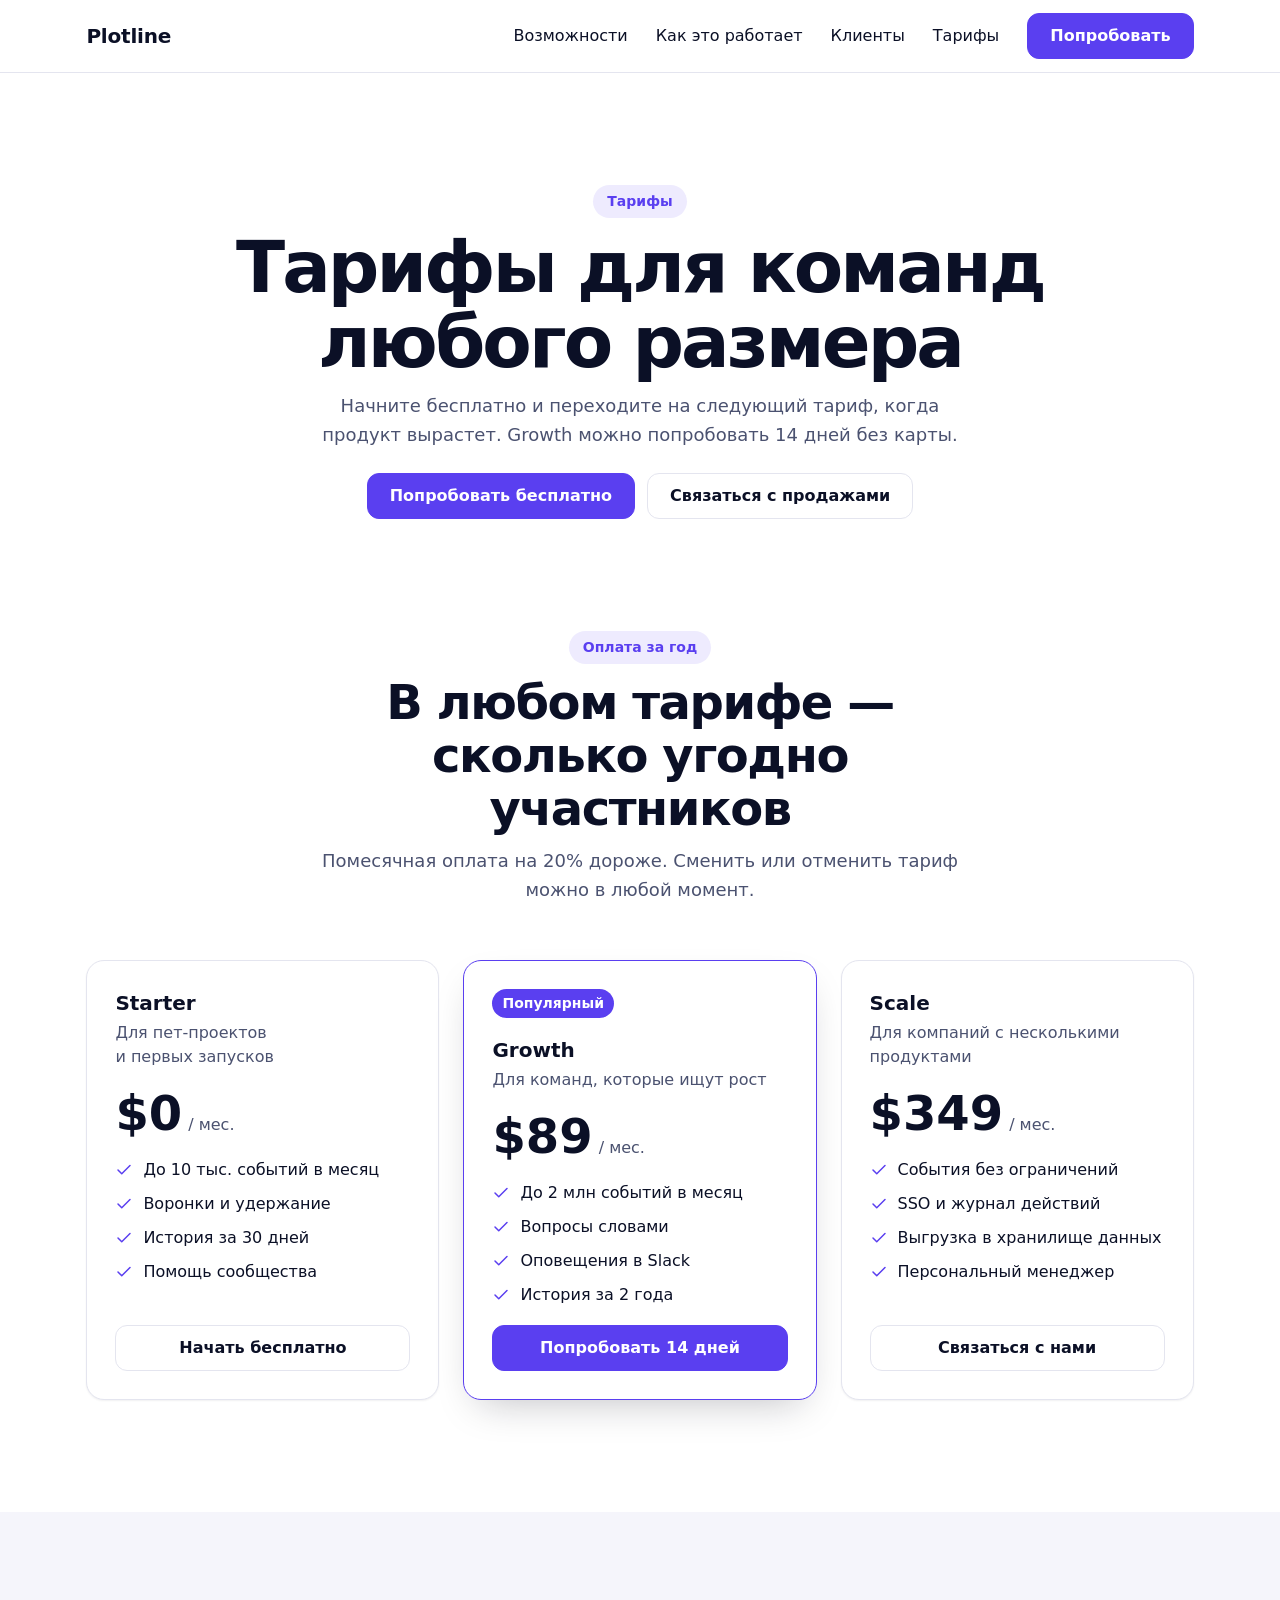
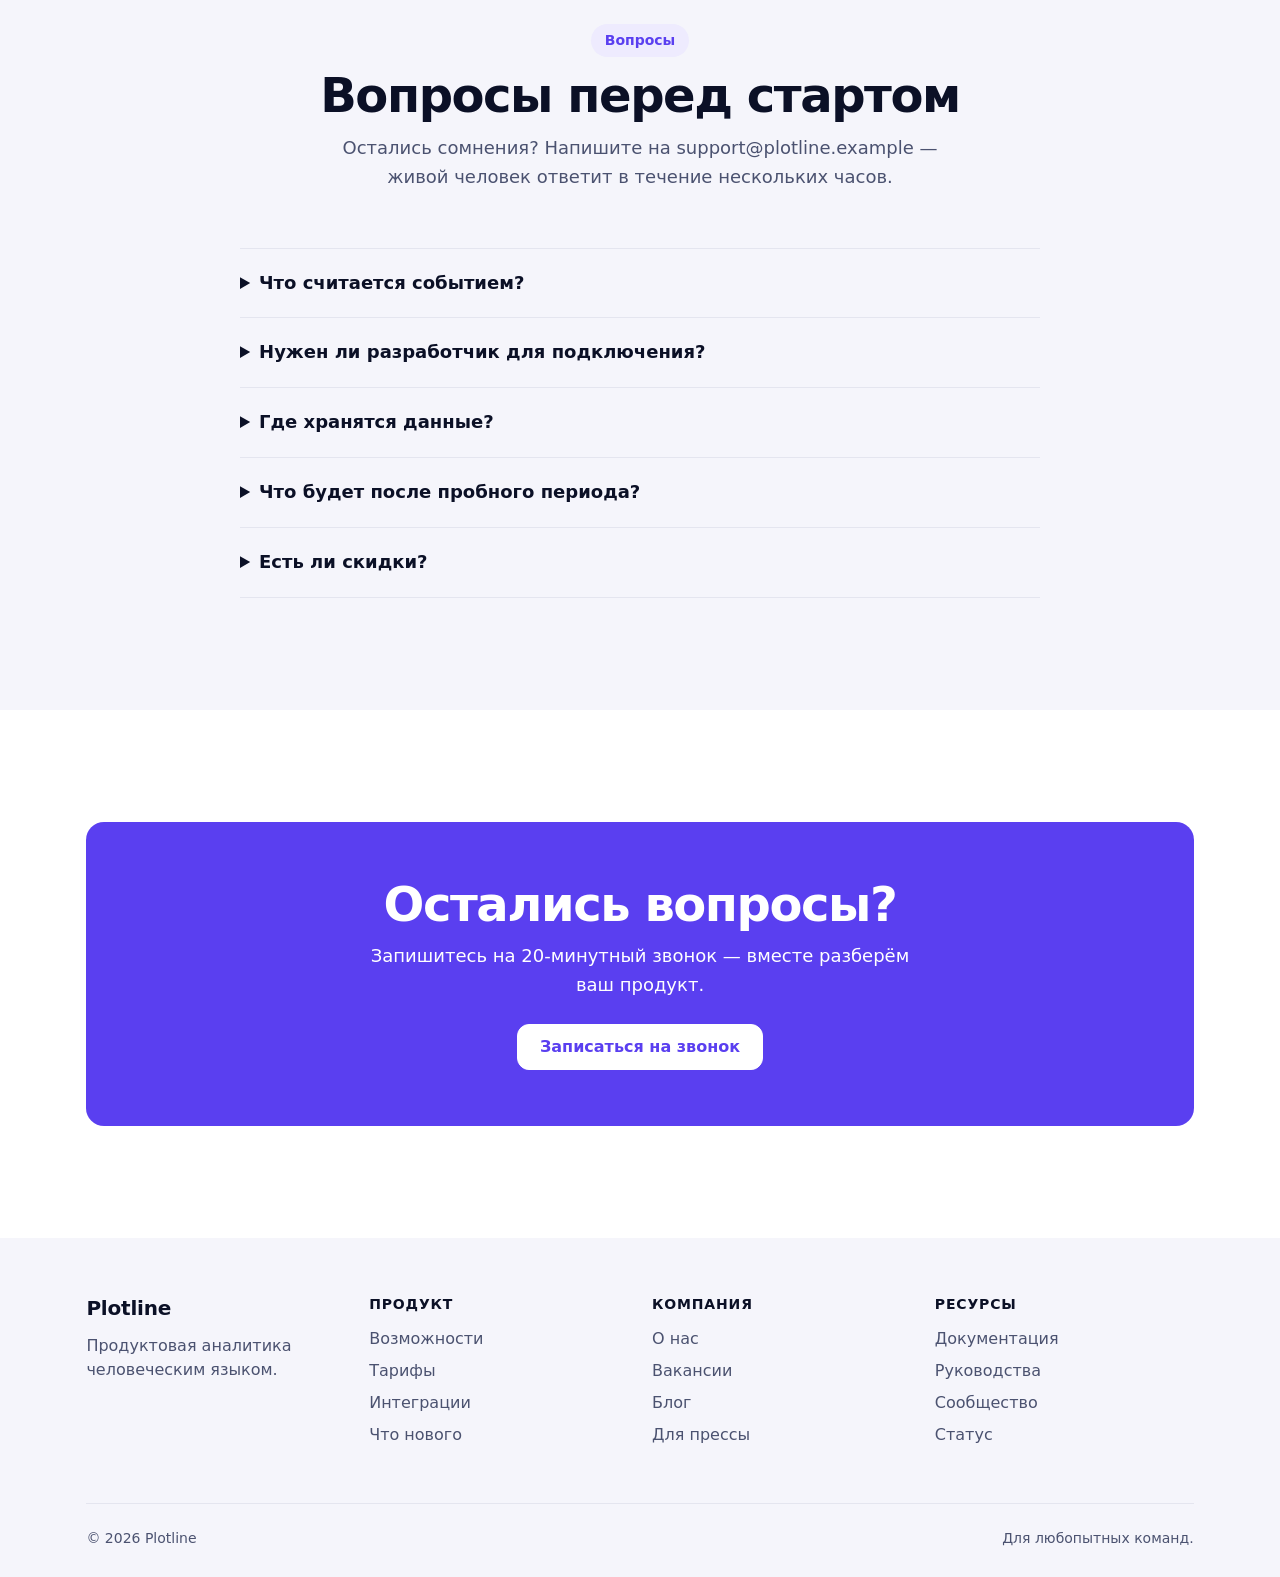
<file: pricing/index.html>
<!doctype html>
<html lang="ru">
<head>
<meta charset="utf-8">
<meta name="viewport" content="width=device-width, initial-scale=1">
<title>Тарифы — Plotline</title>
<meta name="description" content="Тарифы для команд любого размера. Без ограничения мест, 14 дней бесплатно, без карты.">
<meta name="generator" content="AAT Builder">
<meta property="og:type" content="website">
<meta property="og:title" content="Тарифы — Plotline">
<meta property="og:description" content="Тарифы для команд любого размера. Без ограничения мест, 14 дней бесплатно, без карты.">
<meta property="og:site_name" content="Новый проект">
<meta property="og:locale" content="ru">
<meta name="twitter:card" content="summary">
<script type="application/ld+json">{"@context":"https://schema.org","@graph":[{"@type":"Organization","name":"Новый проект"},{"@type":"WebSite","name":"Новый проект","inLanguage":"ru"},{"@type":"WebPage","name":"Тарифы — Plotline","description":"Тарифы для команд любого размера. Без ограничения мест, 14 дней бесплатно, без карты.","inLanguage":"ru"},{"@type":"BreadcrumbList","itemListElement":[{"@type":"ListItem","position":1,"name":"Plotline — продуктовая аналитика человеческим языком"},{"@type":"ListItem","position":2,"name":"Тарифы — Plotline"}]},{"@type":"FAQPage","mainEntity":[{"@type":"Question","name":"Что считается событием?","acceptedAnswer":{"@type":"Answer","text":"Любое действие, которое вы нам отправляете: просмотр страницы, регистрация, нажатие «Купить». Идентификация пользователя и обновление его свойств бесплатны."}},{"@type":"Question","name":"Нужен ли разработчик для подключения?","acceptedAnswer":{"@type":"Answer","text":"Нужен тот, кто вставит фрагмент кода на сайт или в приложение. Если у вас уже есть Segment или RudderStack, их можно подключить без кода."}},{"@type":"Question","name":"Где хранятся данные?","acceptedAnswer":{"@type":"Answer","text":"В дата-центрах во Франкфурте и Дублине. Мы не продаём данные и не передаём их рекламодателям, а удалить их можно в любой момент."}},{"@type":"Question","name":"Что будет после пробного периода?","acceptedAnswer":{"@type":"Answer","text":"Если не выбрать платный тариф, вы автоматически перейдёте на Starter. Ничего не удалится, графики продолжат работать."}},{"@type":"Question","name":"Есть ли скидки?","acceptedAnswer":{"@type":"Answer","text":"Да: 50% для некоммерческих организаций и стартапов на ранней стадии, а для open-source-проектов тариф Growth бесплатный."}}]}]}</script>
<link rel="stylesheet" href="../styles.css">
<script src="../site.js" defer></script>
</head>
<body
  ><a href="#n-main" data-skip-link="">Перейти к содержимому</a
  ><header class="header-c2s4"
    ><div class="container div-boh3"
      ><a class="logo-qgpy" href="../">Plotline</a
      ><nav class="nav-q2ex" aria-label="Основное меню"
        ><button class="button-r9c0" aria-label="Меню" type="button" popovertarget="n-sit" aria-expanded="false"
          ><svg width="24" height="24" fill="none" stroke="currentColor" viewBox="0 0 24 24" stroke-width="2" stroke-linecap="round" stroke-linejoin="round" aria-hidden="true"
            ><path d="M4 5h16"></path
            ><path d="M4 12h16"></path
            ><path d="M4 19h16"></path
          ></svg
        ></button
        ><div class="div-ovhu" id="n-sit" popover="auto"
          ><a class="a-oh6t" href="../#n-s2m">Возможности</a
          ><a class="a-po3w" href="../#n-s49">Как это работает</a
          ><a class="a-p9sv" href="../#n-s5a">Клиенты</a
          ><a class="a-na9q" href="../pricing/" aria-current="page">Тарифы</a
          ><a class="btn" href="../pricing/" aria-current="page"
            ><span>Попробовать</span
          ></a
        ></div
      ></nav
    ></div
  ></header
  ><main id="n-main"
    ><section class="section"
      ><div class="container"
        ><div class="section-head div-ksob"
          ><p class="eyebrow">Тарифы</p
          ><h1 class="heading-xl">Тарифы для команд любого размера</h1
          ><p class="lead">Начните бесплатно и переходите на следующий тариф, когда продукт вырастет. Growth можно попробовать 14 дней без карты.</p
          ><div class="div-j7g7"
            ><a class="btn" href="https://app.plotline.example/signup"
              ><span>Попробовать бесплатно</span
            ></a
            ><a class="btn is-ghost" href="mailto:sales@plotline.example"
              ><span>Связаться с продажами</span
            ></a
          ></div
        ></div
      ></div
    ></section
    ><section class="section tarify-djwg"
      ><div class="container"
        ><div class="section-head"
          ><p class="eyebrow">Оплата за год</p
          ><h2 class="heading-lg">В любом тарифе — сколько угодно участников</h2
          ><p class="lead">Помесячная оплата на 20% дороже. Сменить или отменить тариф можно в любой момент.</p
        ></div
        ><ul class="ul-fpwi"
          ><li class="card li-fblh"
            ><div class="div-i3qo"
              ><h3 class="heading-md">Starter</h3
              ><p class="text-muted">Для пет-проектов и первых запусков</p
            ></div
            ><div class="div-gwtl"
              ><span class="span-dc2c">$0</span
              ><span class="text-muted">/ мес.</span
            ></div
            ><ul class="ul-fyov"
              ><li class="li-fkdu"
                ><svg class="svg-f62t" width="18" height="18" fill="none" stroke="currentColor" viewBox="0 0 24 24" stroke-width="2" stroke-linecap="round" stroke-linejoin="round" aria-hidden="true"
                  ><path d="M20 6 9 17l-5-5"></path
                ></svg
                ><span>До 10 тыс. событий в месяц</span
              ></li
              ><li class="li-hjwz"
                ><svg class="svg-h5ly" width="18" height="18" fill="none" stroke="currentColor" viewBox="0 0 24 24" stroke-width="2" stroke-linecap="round" stroke-linejoin="round" aria-hidden="true"
                  ><path d="M20 6 9 17l-5-5"></path
                ></svg
                ><span>Воронки и удержание</span
              ></li
              ><li class="li-d6jo"
                ><svg class="svg-cs8n" width="18" height="18" fill="none" stroke="currentColor" viewBox="0 0 24 24" stroke-width="2" stroke-linecap="round" stroke-linejoin="round" aria-hidden="true"
                  ><path d="M20 6 9 17l-5-5"></path
                ></svg
                ><span>История за 30 дней</span
              ></li
              ><li class="li-bzml"
                ><svg class="svg-errs" width="18" height="18" fill="none" stroke="currentColor" viewBox="0 0 24 24" stroke-width="2" stroke-linecap="round" stroke-linejoin="round" aria-hidden="true"
                  ><path d="M20 6 9 17l-5-5"></path
                ></svg
                ><span>Помощь сообщества</span
              ></li
            ></ul
            ><a class="btn is-ghost a-dz5q" href="https://app.plotline.example/signup"
              ><span>Начать бесплатно</span
            ></a
          ></li
          ><li class="card is-featured li-a03g"
            ><p class="p-9lsf">Популярный</p
            ><div class="div-97he"
              ><h3 class="heading-md">Growth</h3
              ><p class="text-muted">Для команд, которые ищут рост</p
            ></div
            ><div class="div-b70j"
              ><span class="span-aspi">$89</span
              ><span class="text-muted">/ мес.</span
            ></div
            ><ul class="ul-6tn8"
              ><li class="li-6fc7"
                ><svg class="svg-6116" width="18" height="18" fill="none" stroke="currentColor" viewBox="0 0 24 24" stroke-width="2" stroke-linecap="round" stroke-linejoin="round" aria-hidden="true"
                  ><path d="M20 6 9 17l-5-5"></path
                ></svg
                ><span>До 2 млн событий в месяц</span
              ></li
              ><li class="li-g55s"
                ><svg class="svg-ey8p" width="18" height="18" fill="none" stroke="currentColor" viewBox="0 0 24 24" stroke-width="2" stroke-linecap="round" stroke-linejoin="round" aria-hidden="true"
                  ><path d="M20 6 9 17l-5-5"></path
                ></svg
                ><span>Вопросы словами</span
              ></li
              ><li class="li-e5mn"
                ><svg class="svg-ejxo" width="18" height="18" fill="none" stroke="currentColor" viewBox="0 0 24 24" stroke-width="2" stroke-linecap="round" stroke-linejoin="round" aria-hidden="true"
                  ><path d="M20 6 9 17l-5-5"></path
                ></svg
                ><span>Оповещения в Slack</span
              ></li
              ><li class="li-drbm"
                ><svg class="svg-ckej" width="18" height="18" fill="none" stroke="currentColor" viewBox="0 0 24 24" stroke-width="2" stroke-linecap="round" stroke-linejoin="round" aria-hidden="true"
                  ><path d="M20 6 9 17l-5-5"></path
                ></svg
                ><span>История за 2 года</span
              ></li
            ></ul
            ><a class="btn a-39u8" href="https://app.plotline.example/signup"
              ><span>Попробовать 14 дней</span
            ></a
          ></li
          ><li class="card li-2h86"
            ><div class="div-1ab3"
              ><h3 class="heading-md">Scale</h3
              ><p class="text-muted">Для компаний с несколькими продуктами</p
            ></div
            ><div class="div-0w02"
              ><span class="span-vn3v">$349</span
              ><span class="text-muted">/ мес.</span
            ></div
            ><ul class="ul-uuht"
              ><li class="li-v8su"
                ><svg class="svg-u1vr" width="18" height="18" fill="none" stroke="currentColor" viewBox="0 0 24 24" stroke-width="2" stroke-linecap="round" stroke-linejoin="round" aria-hidden="true"
                  ><path d="M20 6 9 17l-5-5"></path
                ></svg
                ><span>События без ограничений</span
              ></li
              ><li class="li-t99p"
                ><svg class="svg-tnkq" width="18" height="18" fill="none" stroke="currentColor" viewBox="0 0 24 24" stroke-width="2" stroke-linecap="round" stroke-linejoin="round" aria-hidden="true"
                  ><path d="M20 6 9 17l-5-5"></path
                ></svg
                ><span>SSO и журнал действий</span
              ></li
              ><li class="li-9mqo"
                ><svg class="svg-8ftl" width="18" height="18" fill="none" stroke="currentColor" viewBox="0 0 24 24" stroke-width="2" stroke-linecap="round" stroke-linejoin="round" aria-hidden="true"
                  ><path d="M20 6 9 17l-5-5"></path
                ></svg
                ><span>Выгрузка в хранилище данных</span
              ></li
              ><li class="li-7n7j"
                ><svg class="svg-81ik" width="18" height="18" fill="none" stroke="currentColor" viewBox="0 0 24 24" stroke-width="2" stroke-linecap="round" stroke-linejoin="round" aria-hidden="true"
                  ><path d="M20 6 9 17l-5-5"></path
                ></svg
                ><span>Персональный менеджер</span
              ></li
            ></ul
            ><a class="btn is-ghost a-78wi" href="mailto:sales@plotline.example"
              ><span>Связаться с нами</span
            ></a
          ></li
        ></ul
      ></div
    ></section
    ><section class="section voprosy-i-otvety-raot"
      ><div class="container"
        ><div class="div-s3av"
          ><div class="section-head"
            ><p class="eyebrow">Вопросы</p
            ><h2 class="heading-lg">Вопросы перед стартом</h2
            ><p class="lead">Остались сомнения? Напишите на support@plotline.example — живой человек ответит в течение нескольких часов.</p
          ></div
          ><div class="div-yxf6"
            ><details class="details-yj45" name="faq"
              ><summary class="summary-zq18">Что считается событием?</summary
              ><div class="div-kewx"
                ><p class="text-muted">Любое действие, которое вы нам отправляете: просмотр страницы, регистрация, нажатие «Купить». Идентификация пользователя и обновление его свойств бесплатны.</p
              ></div
            ></details
            ><details class="details-l7iz" name="faq"
              ><summary class="summary-llu0">Нужен ли разработчик для подключения?</summary
              ><div class="div-itot"
                ><p class="text-muted">Нужен тот, кто вставит фрагмент кода на сайт или в приложение. Если у вас уже есть Segment или RudderStack, их можно подключить без кода.</p
              ></div
            ></details
            ><details class="details-jmav" name="faq"
              ><summary class="summary-k0lw">Где хранятся данные?</summary
              ><div class="div-nld5"
                ><p class="text-muted">В дата-центрах во Франкфурте и Дублине. Мы не продаём данные и не передаём их рекламодателям, а удалить их можно в любой момент.</p
              ></div
            ></details
            ><details class="details-1qim" name="faq"
              ><summary class="summary-24tn">Что будет после пробного периода?</summary
              ><div class="div-2j4o"
                ><p class="text-muted">Если не выбрать платный тариф, вы автоматически перейдёте на Starter. Ничего не удалится, графики продолжат работать.</p
              ></div
            ></details
            ><details class="details-05ai" name="faq"
              ><summary class="summary-0jlj">Есть ли скидки?</summary
              ><div class="div-0xwk"
                ><p class="text-muted">Да: 50% для некоммерческих организаций и стартапов на ранней стадии, а для open-source-проектов тариф Growth бесплатный.</p
              ></div
            ></details
          ></div
        ></div
      ></div
    ></section
    ><section class="section"
      ><div class="container"
        ><div class="div-w688"
          ><h2 class="heading-lg">Остались вопросы?</h2
          ><p class="p-pqey">Запишитесь на 20-минутный звонок — вместе разберём ваш продукт.</p
          ><div class="div-q4pz"
            ><a class="btn a-ul04" href="mailto:sales@plotline.example"
              ><span>Записаться на звонок</span
            ></a
          ></div
        ></div
      ></div
    ></section
  ></main
  ><footer class="footer-kgtf"
    ><div class="container div-kv4g"
      ><div class="div-jo7d"
        ><div class="div-k2ie"
          ><a class="logo-fp53" href="../">Plotline</a
          ><p class="text-muted p-g3g4">Продуктовая аналитика человеческим языком.</p
        ></div
        ><nav class="nav-0770" aria-label="Продукт"
          ><h2 class="h2-z09x">Продукт</h2
          ><ul class="ul-zeky"
            ><li><a class="a-1sf4" href="../#n-s2m">Возможности</a></li
            ><li><a class="a-0zt2" href="../pricing/" aria-current="page">Тарифы</a></li
            ><li><a class="a-x0qs" href="../">Интеграции</a></li
            ><li><a class="a-w84q" href="../">Что нового</a></li
          ></ul
        ></nav
        ><nav class="nav-y7nv" aria-label="Компания"
          ><h2 class="h2-ylyw">Компания</h2
          ><ul class="ul-xf1t"
            ><li><a class="a-tfzj" href="../">О нас</a></li
            ><li><a class="a-sndh" href="../">Вакансии</a></li
            ><li><a class="a-v17n" href="../">Блог</a></li
            ><li><a class="a-u8ll" href="../">Для прессы</a></li
          ></ul
        ></nav
        ><nav class="nav-umwm" aria-label="Ресурсы"
          ><h2 class="h2-q9jb">Ресурсы</h2
          ><ul class="ul-qnuc"
            ><li><a class="a-wz52" href="../">Документация</a></li
            ><li><a class="a-xrr4" href="../">Руководства</a></li
            ><li><a class="a-vdwy" href="../">Сообщество</a></li
            ><li><a class="a-w6j0" href="../">Статус</a></li
          ></ul
        ></nav
      ></div
      ><div class="div-vs7z"
        ><p class="text-muted p-tsou">© 2026 Plotline</p
        ><p class="text-muted p-tedt">Для любопытных команд.</p
      ></div
    ></div
  ></footer
></body></html>
</file>
<file: styles.css>
@layer reset, tokens, tags, classes, combos, locals;

@layer reset {
  *,
  *::before,
  *::after {
    box-sizing: border-box;
  }
  body {
    margin: 0;
  }
  img {
    max-width: 100%;
    height: auto;
  }
  button {
    font: inherit;
  }
  html {
    scroll-padding-top: var(--anchor-offset, 0px);
  }
  [data-skip-link] {
    position: absolute;
    inset-inline-start: 8px;
    top: 8px;
    z-index: 2147483647;
    padding: 8px 16px;
    border-radius: 4px;
    background-color: #ffffff;
    color: #111111;
    font:
      600 16px/1.5 system-ui,
      sans-serif;
    text-decoration: none;
    transform: translateY(calc(-100% - 16px));
  }
  [data-skip-link]:focus {
    transform: none;
    outline: 2px solid #111111;
    outline-offset: 2px;
  }
}

@layer tokens {
  :root,
  [data-theme="light"] {
    --color-accent: #5a3ff0;
    --color-on-accent: #ffffff;
    --color-accent-text: var(--color-accent);
    --color-text: #0b1026;
    --color-muted: #4b5270;
    --color-background: #ffffff;
    --color-surface: #f5f5fb;
    --color-line: #e4e5ef;
    --text-display: clamp(2.5rem, 1.5rem + 3.8vw, 4.5rem);
    --text-display--line-height: 1.04;
    --text-title: clamp(2rem, 1.5rem + 2vw, 3rem);
    --text-title--line-height: 1.1;
    --text-subtitle: 1.25rem;
    --text-subtitle--line-height: 1.4;
    --text-lead: 1.125rem;
    --text-lead--line-height: 1.6;
    --text-small: 0.875rem;
    --text-small--line-height: 1.5;
    --spacing-section: clamp(4rem, 2.5rem + 6vw, 7rem);
    --spacing-gutter: clamp(1.25rem, 0.5rem + 3vw, 3rem);
    --spacing-gap: 1.5rem;
    --spacing-stack: 0.75rem;
    --spacing-block: clamp(2.5rem, 2rem + 2vw, 3.5rem);
    --radius-md: 18px;
    --radius-sm: 12px;
    --font-body:
      system-ui, -apple-system, "Segoe UI", Roboto, "Helvetica Neue", Arial,
      sans-serif;
    --color-accent-soft: #eeebfe;
    --shadow-sm: 0 1px 2px 0 rgb(0 0 0 / 0.05);
    --shadow-md:
      0 4px 6px -1px rgb(0 0 0 / 0.1), 0 2px 4px -2px rgb(0 0 0 / 0.1);
    --shadow-lg:
      0 10px 15px -3px rgb(0 0 0 / 0.1), 0 4px 6px -4px rgb(0 0 0 / 0.1);
    --shadow-xl:
      0 20px 25px -5px rgb(0 0 0 / 0.1), 0 8px 10px -6px rgb(0 0 0 / 0.1);
    --shadow-2xl: 0 25px 50px -12px rgb(0 0 0 / 0.25);
    --shadow-inner: inset 0 2px 4px 0 rgb(0 0 0 / 0.05);
    --shadow-glow:
      0 0 0 1px color-mix(in srgb, var(--color-accent) 24%, transparent),
      0 0 24px 4px color-mix(in srgb, var(--color-accent) 40%, transparent);
  }
}

@layer tags {
  body {
    font-family: var(--font-body);
    font-size: 16px;
    line-height: 1.5;
    color: var(--color-text);
    background-color: var(--color-background);
  }
}

@layer classes {
  .section {
    padding-top: var(--spacing-section);
    padding-bottom: var(--spacing-section);
  }
  .container {
    max-width: 1200px;
    margin-right: auto;
    margin-left: auto;
    padding-right: var(--spacing-gutter);
    padding-left: var(--spacing-gutter);
  }
  .section-head {
    display: flex;
    flex-direction: column;
    align-items: center;
    row-gap: var(--spacing-stack);
    max-width: 720px;
    margin-right: auto;
    margin-bottom: var(--spacing-block);
    margin-left: auto;
    text-align: center;
  }
  .eyebrow {
    margin-top: 0px;
    margin-right: 0px;
    margin-bottom: 0px;
    margin-left: 0px;
    padding-top: 6px;
    padding-right: 14px;
    padding-bottom: 6px;
    padding-left: 14px;
    font-size: var(--text-small);
    font-weight: 600;
    line-height: var(--text-small--line-height);
    letter-spacing: 0em;
    text-transform: none;
    color: var(--color-accent-text);
    background-color: var(--color-accent-soft);
    border-top-left-radius: 999px;
    border-top-right-radius: 999px;
    border-bottom-right-radius: 999px;
    border-bottom-left-radius: 999px;
  }
  .heading-xl {
    margin-top: 0px;
    margin-right: 0px;
    margin-bottom: 0px;
    margin-left: 0px;
    font-size: var(--text-display);
    font-weight: 800;
    line-height: var(--text-display--line-height);
    letter-spacing: -0.04em;
    overflow-wrap: anywhere;
    text-wrap: balance;
  }
  .lead {
    max-width: 640px;
    margin-top: 0px;
    margin-right: 0px;
    margin-bottom: 0px;
    margin-left: 0px;
    font-size: var(--text-lead);
    line-height: var(--text-lead--line-height);
    text-wrap: pretty;
    color: var(--color-muted);
  }
  .btn {
    display: inline-flex;
    justify-content: center;
    align-items: center;
    column-gap: 8px;
    padding-top: 12px;
    padding-right: 22px;
    padding-bottom: 12px;
    padding-left: 22px;
    font-weight: 600;
    line-height: 1.25;
    text-align: center;
    text-decoration-line: none;
    color: var(--color-on-accent);
    background-color: var(--color-accent);
    border-top-width: 1px;
    border-right-width: 1px;
    border-bottom-width: 1px;
    border-left-width: 1px;
    border-top-style: solid;
    border-right-style: solid;
    border-bottom-style: solid;
    border-left-style: solid;
    border-top-color: var(--color-accent);
    border-right-color: var(--color-accent);
    border-bottom-color: var(--color-accent);
    border-left-color: var(--color-accent);
    border-top-left-radius: var(--radius-sm);
    border-top-right-radius: var(--radius-sm);
    border-bottom-right-radius: var(--radius-sm);
    border-bottom-left-radius: var(--radius-sm);
    cursor: pointer;
  }
  .btn:hover {
    opacity: 0.88;
  }
  .btn:focus-visible {
    outline-width: 2px;
    outline-style: solid;
    outline-color: var(--color-accent);
    outline-offset: 2px;
  }
  .text-muted {
    margin-top: 0px;
    margin-right: 0px;
    margin-bottom: 0px;
    margin-left: 0px;
    text-wrap: pretty;
    color: var(--color-muted);
  }
  .heading-lg {
    margin-top: 0px;
    margin-right: 0px;
    margin-bottom: 0px;
    margin-left: 0px;
    font-size: var(--text-title);
    font-weight: 750;
    line-height: var(--text-title--line-height);
    letter-spacing: -0.03em;
    overflow-wrap: anywhere;
    text-wrap: balance;
  }
  .card {
    display: flex;
    flex-direction: column;
    row-gap: var(--spacing-stack);
    padding-top: 28px;
    padding-right: 28px;
    padding-bottom: 28px;
    padding-left: 28px;
    background-color: var(--color-background);
    border-top-width: 1px;
    border-right-width: 1px;
    border-bottom-width: 1px;
    border-left-width: 1px;
    border-top-style: solid;
    border-right-style: solid;
    border-bottom-style: solid;
    border-left-style: solid;
    border-top-color: var(--color-line);
    border-right-color: var(--color-line);
    border-bottom-color: var(--color-line);
    border-left-color: var(--color-line);
    border-top-left-radius: var(--radius-md);
    border-top-right-radius: var(--radius-md);
    border-bottom-right-radius: var(--radius-md);
    border-bottom-left-radius: var(--radius-md);
    box-shadow: 0 1px 2px 0 rgba(11, 16, 38, 0.06);
  }
  .heading-md {
    margin-top: 0px;
    margin-right: 0px;
    margin-bottom: 0px;
    margin-left: 0px;
    font-size: var(--text-subtitle);
    font-weight: 600;
    line-height: var(--text-subtitle--line-height);
    text-wrap: balance;
  }
  .pricing-home-grid {
    display: grid;
    row-gap: var(--spacing-gap);
    column-gap: var(--spacing-gap);
    grid-template-columns: repeat(auto-fit, minmax(260px, 1fr));
    width: 100%;
    margin-top: 0px;
    margin-right: 0px;
    margin-bottom: 0px;
    margin-left: 0px;
    padding-top: 0px;
    padding-right: 0px;
    padding-bottom: 0px;
    padding-left: 0px;
    list-style-type: none;
  }
  .pricing-home-card {
    row-gap: 18px;
    position: relative;
    text-align: left;
  }
  .pricing-home-head {
    display: flex;
    flex-direction: column;
    row-gap: 4px;
  }
  .pricing-home-price {
    display: flex;
    flex-wrap: wrap;
    align-items: baseline;
    column-gap: 6px;
  }
  .pricing-home-amount {
    font-size: var(--text-title);
    font-weight: 700;
    line-height: var(--text-title--line-height);
  }
  .pricing-home-features {
    display: flex;
    flex-direction: column;
    row-gap: 10px;
    margin-top: 0px;
    margin-right: 0px;
    margin-bottom: 0px;
    margin-left: 0px;
    padding-top: 0px;
    padding-right: 0px;
    padding-bottom: 0px;
    padding-left: 0px;
    list-style-type: none;
  }
  .pricing-home-badge {
    align-self: flex-start;
    margin-top: 0px;
    margin-right: 0px;
    margin-bottom: 0px;
    margin-left: 0px;
    padding-top: 4px;
    padding-right: 10px;
    padding-bottom: 4px;
    padding-left: 10px;
    font-size: var(--text-small);
    font-weight: 600;
    line-height: var(--text-small--line-height);
    color: var(--color-on-accent);
    background-color: var(--color-accent);
    border-top-left-radius: 999px;
    border-top-right-radius: 999px;
    border-bottom-right-radius: 999px;
    border-bottom-left-radius: 999px;
  }
  @media (max-width: 767px) {
    .card {
      padding-top: 22px;
      padding-right: 22px;
      padding-bottom: 22px;
      padding-left: 22px;
    }
  }
}

@layer combos {
  .btn.is-ghost {
    color: inherit;
    background-color: transparent;
    border-top-color: var(--color-line);
    border-right-color: var(--color-line);
    border-bottom-color: var(--color-line);
    border-left-color: var(--color-line);
  }
  .card.is-featured {
    border-top-color: var(--color-accent);
    border-right-color: var(--color-accent);
    border-bottom-color: var(--color-accent);
    border-left-color: var(--color-accent);
    box-shadow: 0 16px 40px -16px rgba(15, 15, 30, 0.28);
  }
}

@layer locals {
  .header-u92f {
    position: sticky;
    top: 0px;
    z-index: 10;
    background-color: var(--color-background);
    border-bottom-width: 1px;
    border-bottom-style: solid;
    border-bottom-color: var(--color-line);
  }
  .div-ture {
    display: flex;
    justify-content: space-between;
    align-items: center;
    column-gap: var(--spacing-gap);
    min-height: 72px;
  }
  .logo-tggd {
    font-size: var(--text-subtitle);
    font-weight: 700;
    line-height: var(--text-subtitle--line-height);
    letter-spacing: -0.01em;
    text-decoration-line: none;
    color: inherit;
  }
  .nav-zf1s {
    display: flex;
    align-items: center;
  }
  .button-z0qr {
    display: none;
    margin-right: -8px;
    padding-top: 8px;
    padding-right: 8px;
    padding-bottom: 8px;
    padding-left: 8px;
    color: inherit;
    background-color: transparent;
    border-top-style: none;
    border-right-style: none;
    border-bottom-style: none;
    border-left-style: none;
    cursor: pointer;
  }
  .div-mfv5 {
    display: flex;
    align-items: center;
    column-gap: 28px;
    width: auto;
    height: auto;
    margin-top: 0px;
    margin-right: 0px;
    margin-bottom: 0px;
    margin-left: 0px;
    padding-top: 0px;
    padding-right: 0px;
    padding-bottom: 0px;
    padding-left: 0px;
    position: static;
    overflow-x: visible;
    overflow-y: visible;
    color: inherit;
    background-color: transparent;
    border-top-style: none;
    border-right-style: none;
    border-bottom-style: none;
    border-left-style: none;
  }
  .a-mu66 {
    font-weight: 500;
    text-decoration-line: none;
    color: inherit;
  }
  .a-mu66:hover {
    color: var(--color-accent-text);
  }
  .a-n8h7 {
    font-weight: 500;
    text-decoration-line: none;
    color: inherit;
  }
  .a-n8h7:hover {
    color: var(--color-accent-text);
  }
  .a-nms8 {
    font-weight: 500;
    text-decoration-line: none;
    color: inherit;
  }
  .a-nms8:hover {
    color: var(--color-accent-text);
  }
  .a-kun1 {
    font-weight: 500;
    text-decoration-line: none;
    color: inherit;
  }
  .a-kun1:hover {
    color: var(--color-accent-text);
  }
  .div-glnb {
    display: flex;
    flex-direction: column;
    align-items: center;
    row-gap: var(--spacing-block);
  }
  .div-g7ca {
    max-width: 820px;
    margin-bottom: 0px;
  }
  .div-em46 {
    display: flex;
    flex-wrap: wrap;
    justify-content: center;
    row-gap: 12px;
    column-gap: 12px;
    margin-top: var(--spacing-stack);
  }
  .div-a12z {
    max-width: 920px;
    margin-bottom: var(--spacing-stack);
  }
  .earth-universe-space-planet-world-globe-bvav {
    display: block;
    width: 100%;
    height: auto;
    object-fit: cover;
  }
  .illyustratsiya-l4p8 {
    display: block;
    height: auto;
    max-width: 100%;
  }
  .li-kfqy {
    display: flex;
    align-items: flex-start;
    column-gap: 10px;
  }
  .svg-09zx {
    flex-shrink: 0;
    margin-top: 3px;
    color: var(--color-accent);
  }
  .li-5ne7 {
    display: flex;
    align-items: flex-start;
    column-gap: 10px;
  }
  .svg-2h47 {
    flex-shrink: 0;
    margin-top: 3px;
    color: var(--color-accent);
  }
  .li-i1yf {
    display: flex;
    align-items: flex-start;
    column-gap: 10px;
  }
  .svg-kqx9 {
    flex-shrink: 0;
    margin-top: 3px;
    color: var(--color-accent);
  }
  .a-2l14 {
    margin-top: auto;
  }
  .li-utso {
    display: flex;
    align-items: flex-start;
    column-gap: 10px;
  }
  .svg-12dv {
    flex-shrink: 0;
    margin-top: 3px;
    color: var(--color-accent);
  }
  .li-ah5o {
    display: flex;
    align-items: flex-start;
    column-gap: 10px;
  }
  .svg-fw1a {
    flex-shrink: 0;
    margin-top: 3px;
    color: var(--color-accent);
  }
  .li-a8u6 {
    display: flex;
    align-items: flex-start;
    column-gap: 10px;
  }
  .svg-vm3v {
    flex-shrink: 0;
    margin-top: 3px;
    color: var(--color-accent);
  }
  .a-itc1 {
    margin-top: auto;
  }
  .li-1lh4 {
    display: flex;
    align-items: flex-start;
    column-gap: 10px;
  }
  .svg-qb9t {
    flex-shrink: 0;
    margin-top: 3px;
    color: var(--color-accent);
  }
  .li-1vye {
    display: flex;
    align-items: flex-start;
    column-gap: 10px;
  }
  .svg-d4gs {
    flex-shrink: 0;
    margin-top: 3px;
    color: var(--color-accent);
  }
  .li-ggj4 {
    display: flex;
    align-items: flex-start;
    column-gap: 10px;
  }
  .svg-b19i {
    flex-shrink: 0;
    margin-top: 3px;
    color: var(--color-accent);
  }
  .a-n6yc {
    margin-top: auto;
  }
  .img-cml1 {
    display: block;
    width: 100%;
    height: auto;
    aspect-ratio: 16 / 9;
    border-top-width: 1px;
    border-right-width: 1px;
    border-bottom-width: 1px;
    border-left-width: 1px;
    border-top-style: solid;
    border-right-style: solid;
    border-bottom-style: solid;
    border-left-style: solid;
    border-top-color: var(--color-line);
    border-right-color: var(--color-line);
    border-bottom-color: var(--color-line);
    border-left-color: var(--color-line);
    border-top-left-radius: var(--radius-md);
    border-top-right-radius: var(--radius-md);
    border-bottom-right-radius: var(--radius-md);
    border-bottom-left-radius: var(--radius-md);
    object-fit: cover;
  }
  .klienty-y6pt {
    padding-top: var(--spacing-block);
    padding-bottom: var(--spacing-block);
  }
  .div-yl0u {
    display: flex;
    flex-direction: column;
    align-items: center;
    row-gap: var(--spacing-gap);
  }
  .p-iorq {
    font-size: var(--text-small);
    line-height: var(--text-small--line-height);
    text-align: center;
  }
  .ul-j32r {
    display: flex;
    flex-wrap: wrap;
    justify-content: center;
    align-items: center;
    row-gap: 16px;
    column-gap: 48px;
    margin-top: 0px;
    margin-right: 0px;
    margin-bottom: 0px;
    margin-left: 0px;
    padding-top: 0px;
    padding-right: 0px;
    padding-bottom: 0px;
    padding-left: 0px;
    list-style-type: none;
  }
  .li-jhds {
    font-size: var(--text-subtitle);
    font-weight: 700;
    line-height: var(--text-subtitle--line-height);
    letter-spacing: -0.02em;
    white-space: nowrap;
    color: var(--color-muted);
  }
  .li-gp8l {
    font-size: var(--text-subtitle);
    font-weight: 700;
    line-height: var(--text-subtitle--line-height);
    letter-spacing: -0.02em;
    white-space: nowrap;
    color: var(--color-muted);
  }
  .li-h3jm {
    font-size: var(--text-subtitle);
    font-weight: 700;
    line-height: var(--text-subtitle--line-height);
    letter-spacing: -0.02em;
    white-space: nowrap;
    color: var(--color-muted);
  }
  .li-hhun {
    font-size: var(--text-subtitle);
    font-weight: 700;
    line-height: var(--text-subtitle--line-height);
    letter-spacing: -0.02em;
    white-space: nowrap;
    color: var(--color-muted);
  }
  .li-hw5o {
    font-size: var(--text-subtitle);
    font-weight: 700;
    line-height: var(--text-subtitle--line-height);
    letter-spacing: -0.02em;
    white-space: nowrap;
    color: var(--color-muted);
  }
  .li-f40h {
    font-size: var(--text-subtitle);
    font-weight: 700;
    line-height: var(--text-subtitle--line-height);
    letter-spacing: -0.02em;
    white-space: nowrap;
    color: var(--color-muted);
  }
  .vozmozhnosti-4csh {
    background-color: var(--color-surface);
  }
  .ul-d3j3 {
    display: grid;
    row-gap: var(--spacing-gap);
    column-gap: var(--spacing-gap);
    grid-template-columns: repeat(auto-fit, minmax(280px, 1fr));
    margin-top: 0px;
    margin-right: 0px;
    margin-bottom: 0px;
    margin-left: 0px;
    padding-top: 0px;
    padding-right: 0px;
    padding-bottom: 0px;
    padding-left: 0px;
    list-style-type: none;
  }
  .span-dw55 {
    display: inline-flex;
    justify-content: center;
    align-items: center;
    flex-shrink: 0;
    width: 44px;
    height: 44px;
    color: var(--color-accent);
    border-top-width: 1px;
    border-right-width: 1px;
    border-bottom-width: 1px;
    border-left-width: 1px;
    border-top-style: solid;
    border-right-style: solid;
    border-bottom-style: solid;
    border-left-style: solid;
    border-top-color: var(--color-line);
    border-right-color: var(--color-line);
    border-bottom-color: var(--color-line);
    border-left-color: var(--color-line);
    border-top-left-radius: var(--radius-sm);
    border-top-right-radius: var(--radius-sm);
    border-bottom-right-radius: var(--radius-sm);
    border-bottom-left-radius: var(--radius-sm);
  }
  .h3-eor7 {
    margin-top: 8px;
  }
  .span-abdw {
    display: inline-flex;
    justify-content: center;
    align-items: center;
    flex-shrink: 0;
    width: 44px;
    height: 44px;
    color: var(--color-accent);
    border-top-width: 1px;
    border-right-width: 1px;
    border-bottom-width: 1px;
    border-left-width: 1px;
    border-top-style: solid;
    border-right-style: solid;
    border-bottom-style: solid;
    border-left-style: solid;
    border-top-color: var(--color-line);
    border-right-color: var(--color-line);
    border-bottom-color: var(--color-line);
    border-left-color: var(--color-line);
    border-top-left-radius: var(--radius-sm);
    border-top-right-radius: var(--radius-sm);
    border-bottom-right-radius: var(--radius-sm);
    border-bottom-left-radius: var(--radius-sm);
  }
  .h3-ofl4 {
    margin-top: 8px;
  }
  .span-mg1z {
    display: inline-flex;
    justify-content: center;
    align-items: center;
    flex-shrink: 0;
    width: 44px;
    height: 44px;
    color: var(--color-accent);
    border-top-width: 1px;
    border-right-width: 1px;
    border-bottom-width: 1px;
    border-left-width: 1px;
    border-top-style: solid;
    border-right-style: solid;
    border-bottom-style: solid;
    border-left-style: solid;
    border-top-color: var(--color-line);
    border-right-color: var(--color-line);
    border-bottom-color: var(--color-line);
    border-left-color: var(--color-line);
    border-top-left-radius: var(--radius-sm);
    border-top-right-radius: var(--radius-sm);
    border-bottom-right-radius: var(--radius-sm);
    border-bottom-left-radius: var(--radius-sm);
  }
  .h3-lnfx {
    margin-top: 8px;
  }
  .span-rm1c {
    display: inline-flex;
    justify-content: center;
    align-items: center;
    flex-shrink: 0;
    width: 44px;
    height: 44px;
    color: var(--color-accent);
    border-top-width: 1px;
    border-right-width: 1px;
    border-bottom-width: 1px;
    border-left-width: 1px;
    border-top-style: solid;
    border-right-style: solid;
    border-bottom-style: solid;
    border-left-style: solid;
    border-top-color: var(--color-line);
    border-right-color: var(--color-line);
    border-bottom-color: var(--color-line);
    border-left-color: var(--color-line);
    border-top-left-radius: var(--radius-sm);
    border-top-right-radius: var(--radius-sm);
    border-bottom-right-radius: var(--radius-sm);
    border-bottom-left-radius: var(--radius-sm);
  }
  .h3-j169 {
    margin-top: 8px;
  }
  .span-imv8 {
    display: inline-flex;
    justify-content: center;
    align-items: center;
    flex-shrink: 0;
    width: 44px;
    height: 44px;
    color: var(--color-accent);
    border-top-width: 1px;
    border-right-width: 1px;
    border-bottom-width: 1px;
    border-left-width: 1px;
    border-top-style: solid;
    border-right-style: solid;
    border-bottom-style: solid;
    border-left-style: solid;
    border-top-color: var(--color-line);
    border-right-color: var(--color-line);
    border-bottom-color: var(--color-line);
    border-left-color: var(--color-line);
    border-top-left-radius: var(--radius-sm);
    border-top-right-radius: var(--radius-sm);
    border-bottom-right-radius: var(--radius-sm);
    border-bottom-left-radius: var(--radius-sm);
  }
  .h3-hu96 {
    margin-top: 8px;
  }
  .span-m7mh {
    display: inline-flex;
    justify-content: center;
    align-items: center;
    flex-shrink: 0;
    width: 44px;
    height: 44px;
    color: var(--color-accent);
    border-top-width: 1px;
    border-right-width: 1px;
    border-bottom-width: 1px;
    border-left-width: 1px;
    border-top-style: solid;
    border-right-style: solid;
    border-bottom-style: solid;
    border-left-style: solid;
    border-top-color: var(--color-line);
    border-right-color: var(--color-line);
    border-bottom-color: var(--color-line);
    border-left-color: var(--color-line);
    border-top-left-radius: var(--radius-sm);
    border-top-right-radius: var(--radius-sm);
    border-bottom-right-radius: var(--radius-sm);
    border-bottom-left-radius: var(--radius-sm);
  }
  .h3-lf0f {
    margin-top: 8px;
  }
  .div-8o9a {
    display: flex;
    flex-direction: column;
    row-gap: var(--spacing-block);
  }
  .div-89y9 {
    display: grid;
    align-items: center;
    row-gap: var(--spacing-gap);
    column-gap: var(--spacing-block);
    grid-template-columns: repeat(auto-fit, minmax(300px, 1fr));
  }
  .div-b23g {
    display: flex;
    flex-direction: column;
    align-items: flex-start;
    row-gap: var(--spacing-stack);
  }
  .img-9v6d {
    display: block;
    width: 100%;
    height: auto;
    aspect-ratio: 4 / 3;
    border-top-left-radius: var(--radius-md);
    border-top-right-radius: var(--radius-md);
    border-bottom-right-radius: var(--radius-md);
    border-bottom-left-radius: var(--radius-md);
    object-fit: cover;
  }
  .div-cnbk {
    display: grid;
    align-items: center;
    row-gap: var(--spacing-gap);
    column-gap: var(--spacing-block);
    grid-template-columns: repeat(auto-fit, minmax(300px, 1fr));
  }
  .div-c90j {
    display: flex;
    flex-direction: column;
    align-items: flex-start;
    row-gap: var(--spacing-stack);
  }
  .img-e8jo {
    display: block;
    order: -1;
    width: 100%;
    height: auto;
    aspect-ratio: 4 / 3;
    border-top-left-radius: var(--radius-md);
    border-top-right-radius: var(--radius-md);
    border-bottom-right-radius: var(--radius-md);
    border-bottom-left-radius: var(--radius-md);
    object-fit: cover;
  }
  .div-du8n {
    display: grid;
    align-items: center;
    row-gap: var(--spacing-gap);
    column-gap: var(--spacing-block);
    grid-template-columns: repeat(auto-fit, minmax(300px, 1fr));
  }
  .div-dfxm {
    display: flex;
    flex-direction: column;
    align-items: flex-start;
    row-gap: var(--spacing-stack);
  }
  .img-ffgr {
    display: block;
    width: 100%;
    height: auto;
    aspect-ratio: 4 / 3;
    border-top-left-radius: var(--radius-md);
    border-top-right-radius: var(--radius-md);
    border-bottom-right-radius: var(--radius-md);
    border-bottom-left-radius: var(--radius-md);
    object-fit: cover;
  }
  .otzyvy-lrey {
    background-color: var(--color-surface);
  }
  .div-nqy3 {
    display: grid;
    row-gap: var(--spacing-gap);
    column-gap: var(--spacing-gap);
    grid-template-columns: repeat(auto-fit, minmax(280px, 1fr));
  }
  .figure-o594 {
    justify-content: space-between;
    row-gap: 20px;
    margin-top: 0px;
    margin-right: 0px;
    margin-bottom: 0px;
    margin-left: 0px;
  }
  .blockquote-ojk5 {
    margin-top: 0px;
    margin-right: 0px;
    margin-bottom: 0px;
    margin-left: 0px;
    font-size: var(--text-lead);
    line-height: var(--text-lead--line-height);
    text-wrap: pretty;
  }
  .figcaption-oxv6 {
    font-size: var(--text-small);
    line-height: var(--text-small--line-height);
  }
  .figure-pc67 {
    justify-content: space-between;
    row-gap: 20px;
    margin-top: 0px;
    margin-right: 0px;
    margin-bottom: 0px;
    margin-left: 0px;
  }
  .blockquote-pqh8 {
    margin-top: 0px;
    margin-right: 0px;
    margin-bottom: 0px;
    margin-left: 0px;
    font-size: var(--text-lead);
    line-height: var(--text-lead--line-height);
    text-wrap: pretty;
  }
  .figcaption-q4s9 {
    font-size: var(--text-small);
    line-height: var(--text-small--line-height);
  }
  .figure-qj3a {
    justify-content: space-between;
    row-gap: 20px;
    margin-top: 0px;
    margin-right: 0px;
    margin-bottom: 0px;
    margin-left: 0px;
  }
  .blockquote-qxeb {
    margin-top: 0px;
    margin-right: 0px;
    margin-bottom: 0px;
    margin-left: 0px;
    font-size: var(--text-lead);
    line-height: var(--text-lead--line-height);
    text-wrap: pretty;
  }
  .figcaption-rbpc {
    font-size: var(--text-small);
    line-height: var(--text-small--line-height);
  }
  .div-iz9r {
    display: flex;
    flex-direction: column;
    align-items: center;
    row-gap: var(--spacing-stack);
    padding-top: var(--spacing-block);
    padding-right: var(--spacing-gutter);
    padding-bottom: var(--spacing-block);
    padding-left: var(--spacing-gutter);
    text-align: center;
    color: var(--color-on-accent);
    background-color: var(--color-accent);
    border-top-left-radius: var(--radius-md);
    border-top-right-radius: var(--radius-md);
    border-bottom-right-radius: var(--radius-md);
    border-bottom-left-radius: var(--radius-md);
  }
  .p-jqkp {
    max-width: 560px;
    margin-top: 0px;
    margin-right: 0px;
    margin-bottom: 0px;
    margin-left: 0px;
    font-size: var(--text-lead);
    line-height: var(--text-lead--line-height);
    text-wrap: pretty;
  }
  .div-kxhs {
    margin-top: var(--spacing-stack);
  }
  .a-kj6r {
    color: var(--color-accent);
    background-color: var(--color-on-accent);
    border-top-color: var(--color-on-accent);
    border-right-color: var(--color-on-accent);
    border-bottom-color: var(--color-on-accent);
    border-left-color: var(--color-on-accent);
  }
  .a-kj6r:focus-visible {
    outline-color: var(--color-on-accent);
  }
  .footer-obf9 {
    padding-top: var(--spacing-block);
    padding-bottom: 28px;
    background-color: var(--color-surface);
  }
  .div-opqa {
    display: flex;
    flex-direction: column;
    row-gap: var(--spacing-block);
  }
  .div-qp9f {
    display: grid;
    row-gap: var(--spacing-gap);
    column-gap: var(--spacing-gap);
    grid-template-columns: repeat(auto-fit, minmax(180px, 1fr));
  }
  .div-r3kg {
    display: flex;
    flex-direction: column;
    align-items: flex-start;
    row-gap: var(--spacing-stack);
  }
  .logo-pwnd {
    font-size: var(--text-subtitle);
    font-weight: 700;
    line-height: var(--text-subtitle--line-height);
    letter-spacing: -0.01em;
    text-decoration-line: none;
    color: inherit;
  }
  .p-qaye {
    max-width: 280px;
  }
  .nav-lxl3 {
    display: flex;
    flex-direction: column;
    row-gap: var(--spacing-stack);
  }
  .h2-mbw4 {
    margin-top: 0px;
    margin-right: 0px;
    margin-bottom: 0px;
    margin-left: 0px;
    font-size: var(--text-small);
    font-weight: 600;
    line-height: var(--text-small--line-height);
    letter-spacing: 0.06em;
    text-transform: uppercase;
  }
  .ul-l4z1 {
    display: flex;
    flex-direction: column;
    row-gap: 8px;
    margin-top: 0px;
    margin-right: 0px;
    margin-bottom: 0px;
    margin-left: 0px;
    padding-top: 0px;
    padding-right: 0px;
    padding-bottom: 0px;
    padding-left: 0px;
    list-style-type: none;
  }
  .a-nit7 {
    text-decoration-line: none;
    color: var(--color-muted);
  }
  .a-nit7:hover {
    text-decoration-line: underline;
    color: inherit;
  }
  .a-mq75 {
    text-decoration-line: none;
    color: var(--color-muted);
  }
  .a-mq75:hover {
    text-decoration-line: underline;
    color: inherit;
  }
  .a-vgxr {
    text-decoration-line: none;
    color: var(--color-muted);
  }
  .a-vgxr:hover {
    text-decoration-line: underline;
    color: inherit;
  }
  .a-uobp {
    text-decoration-line: none;
    color: var(--color-muted);
  }
  .a-uobp:hover {
    text-decoration-line: underline;
    color: inherit;
  }
  .nav-v2mq {
    display: flex;
    flex-direction: column;
    row-gap: var(--spacing-stack);
  }
  .h2-x25v {
    margin-top: 0px;
    margin-right: 0px;
    margin-bottom: 0px;
    margin-left: 0px;
    font-size: var(--text-small);
    font-weight: 600;
    line-height: var(--text-small--line-height);
    letter-spacing: 0.06em;
    text-transform: uppercase;
  }
  .ul-xggw {
    display: flex;
    flex-direction: column;
    row-gap: 8px;
    margin-top: 0px;
    margin-right: 0px;
    margin-bottom: 0px;
    margin-left: 0px;
    padding-top: 0px;
    padding-right: 0px;
    padding-bottom: 0px;
    padding-left: 0px;
    list-style-type: none;
  }
  .a-wnuu {
    text-decoration-line: none;
    color: var(--color-muted);
  }
  .a-wnuu:hover {
    text-decoration-line: underline;
    color: inherit;
  }
  .a-sosk {
    text-decoration-line: none;
    color: var(--color-muted);
  }
  .a-sosk:hover {
    text-decoration-line: underline;
    color: inherit;
  }
  .a-lo7c {
    text-decoration-line: none;
    color: var(--color-muted);
  }
  .a-lo7c:hover {
    text-decoration-line: underline;
    color: inherit;
  }
  .a-kvla {
    text-decoration-line: none;
    color: var(--color-muted);
  }
  .a-kvla:hover {
    text-decoration-line: underline;
    color: inherit;
  }
  .nav-kha9 {
    display: flex;
    flex-direction: column;
    row-gap: var(--spacing-stack);
  }
  .h2-k2z8 {
    margin-top: 0px;
    margin-right: 0px;
    margin-bottom: 0px;
    margin-left: 0px;
    font-size: var(--text-small);
    font-weight: 600;
    line-height: var(--text-small--line-height);
    letter-spacing: 0.06em;
    text-transform: uppercase;
  }
  .ul-joo7 {
    display: flex;
    flex-direction: column;
    row-gap: 8px;
    margin-top: 0px;
    margin-right: 0px;
    margin-bottom: 0px;
    margin-left: 0px;
    padding-top: 0px;
    padding-right: 0px;
    padding-bottom: 0px;
    padding-left: 0px;
    list-style-type: none;
  }
  .a-iw25 {
    text-decoration-line: none;
    color: var(--color-muted);
  }
  .a-iw25:hover {
    text-decoration-line: underline;
    color: inherit;
  }
  .a-ogcj {
    text-decoration-line: none;
    color: var(--color-muted);
  }
  .a-ogcj:hover {
    text-decoration-line: underline;
    color: inherit;
  }
  .a-1svy {
    text-decoration-line: none;
    color: var(--color-muted);
  }
  .a-1svy:hover {
    text-decoration-line: underline;
    color: inherit;
  }
  .a-109w {
    text-decoration-line: none;
    color: var(--color-muted);
  }
  .a-109w:hover {
    text-decoration-line: underline;
    color: inherit;
  }
  .div-0lyv {
    display: flex;
    flex-wrap: wrap;
    justify-content: space-between;
    row-gap: 8px;
    column-gap: 24px;
    padding-top: 24px;
    border-top-width: 1px;
    border-top-style: solid;
    border-top-color: var(--color-line);
  }
  .p-07nu {
    font-size: var(--text-small);
    line-height: var(--text-small--line-height);
  }
  .p-ztct {
    font-size: var(--text-small);
    line-height: var(--text-small--line-height);
  }
  @media (max-width: 991px) {
    .button-z0qr {
      display: inline-flex;
    }
    .div-mfv5 {
      display: none;
    }
    .div-mfv5:is([open], :popover-open) {
      display: flex;
      flex-direction: column;
      align-items: stretch;
      row-gap: 16px;
      padding-top: 20px;
      padding-right: var(--spacing-gutter);
      padding-bottom: 24px;
      padding-left: var(--spacing-gutter);
      position: fixed;
      top: 72px;
      right: 0px;
      left: 0px;
      background-color: var(--color-background);
      border-bottom-width: 1px;
      border-bottom-style: solid;
      border-bottom-color: var(--color-line);
    }
    .div-nqy3 {
      grid-template-columns: minmax(0, 1fr);
      max-width: 640px;
      margin-right: auto;
      margin-left: auto;
    }
  }
  @media (max-width: 767px) {
    .ul-j32r {
      flex-wrap: nowrap;
      justify-content: flex-start;
      align-self: stretch;
      column-gap: 28px;
      padding-right: 24px;
      padding-left: 24px;
      overflow-x: auto;
      overflow-y: hidden;
      scrollbar-width: none;
      mask-image: linear-gradient(
        to right,
        transparent,
        #000 24px,
        #000 calc(100% - 24px),
        transparent
      );
    }
    .ul-j32r::-webkit-scrollbar {
      display: none;
    }
    .ul-d3j3 {
      grid-template-columns: minmax(0, 1fr);
    }
    .div-89y9 {
      grid-template-columns: minmax(0, 1fr);
    }
    .div-cnbk {
      grid-template-columns: minmax(0, 1fr);
    }
    .img-e8jo {
      order: 0;
    }
    .div-du8n {
      grid-template-columns: minmax(0, 1fr);
    }
  }
  .header-c2s4 {
    position: sticky;
    top: 0px;
    z-index: 10;
    background-color: var(--color-background);
    border-bottom-width: 1px;
    border-bottom-style: solid;
    border-bottom-color: var(--color-line);
  }
  .div-boh3 {
    display: flex;
    justify-content: space-between;
    align-items: center;
    column-gap: var(--spacing-gap);
    min-height: 72px;
  }
  .logo-qgpy {
    font-size: var(--text-subtitle);
    font-weight: 700;
    line-height: var(--text-subtitle--line-height);
    letter-spacing: -0.01em;
    text-decoration-line: none;
    color: inherit;
  }
  .nav-q2ex {
    display: flex;
    align-items: center;
  }
  .button-r9c0 {
    display: none;
    margin-right: -8px;
    padding-top: 8px;
    padding-right: 8px;
    padding-bottom: 8px;
    padding-left: 8px;
    color: inherit;
    background-color: transparent;
    border-top-style: none;
    border-right-style: none;
    border-bottom-style: none;
    border-left-style: none;
    cursor: pointer;
  }
  .div-ovhu {
    display: flex;
    align-items: center;
    column-gap: 28px;
    width: auto;
    height: auto;
    margin-top: 0px;
    margin-right: 0px;
    margin-bottom: 0px;
    margin-left: 0px;
    padding-top: 0px;
    padding-right: 0px;
    padding-bottom: 0px;
    padding-left: 0px;
    position: static;
    overflow-x: visible;
    overflow-y: visible;
    color: inherit;
    background-color: transparent;
    border-top-style: none;
    border-right-style: none;
    border-bottom-style: none;
    border-left-style: none;
  }
  .a-oh6t {
    font-weight: 500;
    text-decoration-line: none;
    color: inherit;
  }
  .a-oh6t:hover {
    color: var(--color-accent-text);
  }
  .a-po3w {
    font-weight: 500;
    text-decoration-line: none;
    color: inherit;
  }
  .a-po3w:hover {
    color: var(--color-accent-text);
  }
  .a-p9sv {
    font-weight: 500;
    text-decoration-line: none;
    color: inherit;
  }
  .a-p9sv:hover {
    color: var(--color-accent-text);
  }
  .a-na9q {
    font-weight: 500;
    text-decoration-line: none;
    color: inherit;
  }
  .a-na9q:hover {
    color: var(--color-accent-text);
  }
  .div-ksob {
    max-width: 820px;
    margin-bottom: 0px;
  }
  .div-j7g7 {
    display: flex;
    flex-wrap: wrap;
    justify-content: center;
    row-gap: 12px;
    column-gap: 12px;
    margin-top: var(--spacing-stack);
  }
  .tarify-djwg {
    padding-top: 0px;
  }
  .ul-fpwi {
    display: grid;
    row-gap: var(--spacing-gap);
    column-gap: var(--spacing-gap);
    grid-template-columns: repeat(auto-fit, minmax(260px, 1fr));
    margin-top: 0px;
    margin-right: 0px;
    margin-bottom: 0px;
    margin-left: 0px;
    padding-top: 0px;
    padding-right: 0px;
    padding-bottom: 0px;
    padding-left: 0px;
    list-style-type: none;
  }
  .li-fblh {
    row-gap: 18px;
  }
  .div-i3qo {
    display: flex;
    flex-direction: column;
    row-gap: 4px;
  }
  .div-gwtl {
    display: flex;
    flex-wrap: wrap;
    align-items: baseline;
    column-gap: 6px;
  }
  .span-dc2c {
    font-size: var(--text-title);
    font-weight: 700;
    line-height: var(--text-title--line-height);
  }
  .ul-fyov {
    display: flex;
    flex-direction: column;
    row-gap: 10px;
    margin-top: 0px;
    margin-right: 0px;
    margin-bottom: 0px;
    margin-left: 0px;
    padding-top: 0px;
    padding-right: 0px;
    padding-bottom: 0px;
    padding-left: 0px;
    list-style-type: none;
  }
  .li-fkdu {
    display: flex;
    align-items: flex-start;
    column-gap: 10px;
  }
  .svg-f62t {
    flex-shrink: 0;
    margin-top: 3px;
    color: var(--color-accent);
  }
  .li-hjwz {
    display: flex;
    align-items: flex-start;
    column-gap: 10px;
  }
  .svg-h5ly {
    flex-shrink: 0;
    margin-top: 3px;
    color: var(--color-accent);
  }
  .li-d6jo {
    display: flex;
    align-items: flex-start;
    column-gap: 10px;
  }
  .svg-cs8n {
    flex-shrink: 0;
    margin-top: 3px;
    color: var(--color-accent);
  }
  .li-bzml {
    display: flex;
    align-items: flex-start;
    column-gap: 10px;
  }
  .svg-errs {
    flex-shrink: 0;
    margin-top: 3px;
    color: var(--color-accent);
  }
  .a-dz5q {
    margin-top: auto;
  }
  .li-a03g {
    row-gap: 18px;
  }
  .p-9lsf {
    align-self: flex-start;
    margin-top: 0px;
    margin-right: 0px;
    margin-bottom: 0px;
    margin-left: 0px;
    padding-top: 4px;
    padding-right: 10px;
    padding-bottom: 4px;
    padding-left: 10px;
    font-size: var(--text-small);
    font-weight: 600;
    line-height: var(--text-small--line-height);
    color: var(--color-on-accent);
    background-color: var(--color-accent);
    border-top-left-radius: 999px;
    border-top-right-radius: 999px;
    border-bottom-right-radius: 999px;
    border-bottom-left-radius: 999px;
  }
  .div-97he {
    display: flex;
    flex-direction: column;
    row-gap: 4px;
  }
  .div-b70j {
    display: flex;
    flex-wrap: wrap;
    align-items: baseline;
    column-gap: 6px;
  }
  .span-aspi {
    font-size: var(--text-title);
    font-weight: 700;
    line-height: var(--text-title--line-height);
  }
  .ul-6tn8 {
    display: flex;
    flex-direction: column;
    row-gap: 10px;
    margin-top: 0px;
    margin-right: 0px;
    margin-bottom: 0px;
    margin-left: 0px;
    padding-top: 0px;
    padding-right: 0px;
    padding-bottom: 0px;
    padding-left: 0px;
    list-style-type: none;
  }
  .li-6fc7 {
    display: flex;
    align-items: flex-start;
    column-gap: 10px;
  }
  .svg-6116 {
    flex-shrink: 0;
    margin-top: 3px;
    color: var(--color-accent);
  }
  .li-g55s {
    display: flex;
    align-items: flex-start;
    column-gap: 10px;
  }
  .svg-ey8p {
    flex-shrink: 0;
    margin-top: 3px;
    color: var(--color-accent);
  }
  .li-e5mn {
    display: flex;
    align-items: flex-start;
    column-gap: 10px;
  }
  .svg-ejxo {
    flex-shrink: 0;
    margin-top: 3px;
    color: var(--color-accent);
  }
  .li-drbm {
    display: flex;
    align-items: flex-start;
    column-gap: 10px;
  }
  .svg-ckej {
    flex-shrink: 0;
    margin-top: 3px;
    color: var(--color-accent);
  }
  .a-39u8 {
    margin-top: auto;
  }
  .li-2h86 {
    row-gap: 18px;
  }
  .div-1ab3 {
    display: flex;
    flex-direction: column;
    row-gap: 4px;
  }
  .div-0w02 {
    display: flex;
    flex-wrap: wrap;
    align-items: baseline;
    column-gap: 6px;
  }
  .span-vn3v {
    font-size: var(--text-title);
    font-weight: 700;
    line-height: var(--text-title--line-height);
  }
  .ul-uuht {
    display: flex;
    flex-direction: column;
    row-gap: 10px;
    margin-top: 0px;
    margin-right: 0px;
    margin-bottom: 0px;
    margin-left: 0px;
    padding-top: 0px;
    padding-right: 0px;
    padding-bottom: 0px;
    padding-left: 0px;
    list-style-type: none;
  }
  .li-v8su {
    display: flex;
    align-items: flex-start;
    column-gap: 10px;
  }
  .svg-u1vr {
    flex-shrink: 0;
    margin-top: 3px;
    color: var(--color-accent);
  }
  .li-t99p {
    display: flex;
    align-items: flex-start;
    column-gap: 10px;
  }
  .svg-tnkq {
    flex-shrink: 0;
    margin-top: 3px;
    color: var(--color-accent);
  }
  .li-9mqo {
    display: flex;
    align-items: flex-start;
    column-gap: 10px;
  }
  .svg-8ftl {
    flex-shrink: 0;
    margin-top: 3px;
    color: var(--color-accent);
  }
  .li-7n7j {
    display: flex;
    align-items: flex-start;
    column-gap: 10px;
  }
  .svg-81ik {
    flex-shrink: 0;
    margin-top: 3px;
    color: var(--color-accent);
  }
  .a-78wi {
    margin-top: auto;
  }
  .voprosy-i-otvety-raot {
    background-color: var(--color-surface);
  }
  .div-s3av {
    max-width: 800px;
    margin-right: auto;
    margin-left: auto;
  }
  .div-yxf6 {
    display: flex;
    flex-direction: column;
    row-gap: 0px;
    border-top-width: 1px;
    border-top-style: solid;
    border-top-color: var(--color-line);
  }
  .details-yj45 {
    border-bottom-width: 1px;
    border-bottom-style: solid;
    border-bottom-color: var(--color-line);
  }
  .summary-zq18 {
    padding-top: 20px;
    padding-right: 0px;
    padding-bottom: 20px;
    padding-left: 0px;
    font-size: var(--text-lead);
    font-weight: 600;
    line-height: var(--text-lead--line-height);
    cursor: pointer;
  }
  .div-kewx {
    padding-bottom: 20px;
  }
  .details-l7iz {
    border-bottom-width: 1px;
    border-bottom-style: solid;
    border-bottom-color: var(--color-line);
  }
  .summary-llu0 {
    padding-top: 20px;
    padding-right: 0px;
    padding-bottom: 20px;
    padding-left: 0px;
    font-size: var(--text-lead);
    font-weight: 600;
    line-height: var(--text-lead--line-height);
    cursor: pointer;
  }
  .div-itot {
    padding-bottom: 20px;
  }
  .details-jmav {
    border-bottom-width: 1px;
    border-bottom-style: solid;
    border-bottom-color: var(--color-line);
  }
  .summary-k0lw {
    padding-top: 20px;
    padding-right: 0px;
    padding-bottom: 20px;
    padding-left: 0px;
    font-size: var(--text-lead);
    font-weight: 600;
    line-height: var(--text-lead--line-height);
    cursor: pointer;
  }
  .div-nld5 {
    padding-bottom: 20px;
  }
  .details-1qim {
    border-bottom-width: 1px;
    border-bottom-style: solid;
    border-bottom-color: var(--color-line);
  }
  .summary-24tn {
    padding-top: 20px;
    padding-right: 0px;
    padding-bottom: 20px;
    padding-left: 0px;
    font-size: var(--text-lead);
    font-weight: 600;
    line-height: var(--text-lead--line-height);
    cursor: pointer;
  }
  .div-2j4o {
    padding-bottom: 20px;
  }
  .details-05ai {
    border-bottom-width: 1px;
    border-bottom-style: solid;
    border-bottom-color: var(--color-line);
  }
  .summary-0jlj {
    padding-top: 20px;
    padding-right: 0px;
    padding-bottom: 20px;
    padding-left: 0px;
    font-size: var(--text-lead);
    font-weight: 600;
    line-height: var(--text-lead--line-height);
    cursor: pointer;
  }
  .div-0xwk {
    padding-bottom: 20px;
  }
  .div-w688 {
    display: flex;
    flex-direction: column;
    align-items: center;
    row-gap: var(--spacing-stack);
    padding-top: var(--spacing-block);
    padding-right: var(--spacing-gutter);
    padding-bottom: var(--spacing-block);
    padding-left: var(--spacing-gutter);
    text-align: center;
    color: var(--color-on-accent);
    background-color: var(--color-accent);
    border-top-left-radius: var(--radius-md);
    border-top-right-radius: var(--radius-md);
    border-bottom-right-radius: var(--radius-md);
    border-bottom-left-radius: var(--radius-md);
  }
  .p-pqey {
    max-width: 560px;
    margin-top: 0px;
    margin-right: 0px;
    margin-bottom: 0px;
    margin-left: 0px;
    font-size: var(--text-lead);
    line-height: var(--text-lead--line-height);
    text-wrap: pretty;
  }
  .div-q4pz {
    margin-top: var(--spacing-stack);
  }
  .a-ul04 {
    color: var(--color-accent);
    background-color: var(--color-on-accent);
    border-top-color: var(--color-on-accent);
    border-right-color: var(--color-on-accent);
    border-bottom-color: var(--color-on-accent);
    border-left-color: var(--color-on-accent);
  }
  .a-ul04:focus-visible {
    outline-color: var(--color-on-accent);
  }
  .footer-kgtf {
    padding-top: var(--spacing-block);
    padding-bottom: 28px;
    background-color: var(--color-surface);
  }
  .div-kv4g {
    display: flex;
    flex-direction: column;
    row-gap: var(--spacing-block);
  }
  .div-jo7d {
    display: grid;
    row-gap: var(--spacing-gap);
    column-gap: var(--spacing-gap);
    grid-template-columns: repeat(auto-fit, minmax(180px, 1fr));
  }
  .div-k2ie {
    display: flex;
    flex-direction: column;
    align-items: flex-start;
    row-gap: var(--spacing-stack);
  }
  .logo-fp53 {
    font-size: var(--text-subtitle);
    font-weight: 700;
    line-height: var(--text-subtitle--line-height);
    letter-spacing: -0.01em;
    text-decoration-line: none;
    color: inherit;
  }
  .p-g3g4 {
    max-width: 280px;
  }
  .nav-0770 {
    display: flex;
    flex-direction: column;
    row-gap: var(--spacing-stack);
  }
  .h2-z09x {
    margin-top: 0px;
    margin-right: 0px;
    margin-bottom: 0px;
    margin-left: 0px;
    font-size: var(--text-small);
    font-weight: 600;
    line-height: var(--text-small--line-height);
    letter-spacing: 0.06em;
    text-transform: uppercase;
  }
  .ul-zeky {
    display: flex;
    flex-direction: column;
    row-gap: 8px;
    margin-top: 0px;
    margin-right: 0px;
    margin-bottom: 0px;
    margin-left: 0px;
    padding-top: 0px;
    padding-right: 0px;
    padding-bottom: 0px;
    padding-left: 0px;
    list-style-type: none;
  }
  .a-1sf4 {
    text-decoration-line: none;
    color: var(--color-muted);
  }
  .a-1sf4:hover {
    text-decoration-line: underline;
    color: inherit;
  }
  .a-0zt2 {
    text-decoration-line: none;
    color: var(--color-muted);
  }
  .a-0zt2:hover {
    text-decoration-line: underline;
    color: inherit;
  }
  .a-x0qs {
    text-decoration-line: none;
    color: var(--color-muted);
  }
  .a-x0qs:hover {
    text-decoration-line: underline;
    color: inherit;
  }
  .a-w84q {
    text-decoration-line: none;
    color: var(--color-muted);
  }
  .a-w84q:hover {
    text-decoration-line: underline;
    color: inherit;
  }
  .nav-y7nv {
    display: flex;
    flex-direction: column;
    row-gap: var(--spacing-stack);
  }
  .h2-ylyw {
    margin-top: 0px;
    margin-right: 0px;
    margin-bottom: 0px;
    margin-left: 0px;
    font-size: var(--text-small);
    font-weight: 600;
    line-height: var(--text-small--line-height);
    letter-spacing: 0.06em;
    text-transform: uppercase;
  }
  .ul-xf1t {
    display: flex;
    flex-direction: column;
    row-gap: 8px;
    margin-top: 0px;
    margin-right: 0px;
    margin-bottom: 0px;
    margin-left: 0px;
    padding-top: 0px;
    padding-right: 0px;
    padding-bottom: 0px;
    padding-left: 0px;
    list-style-type: none;
  }
  .a-tfzj {
    text-decoration-line: none;
    color: var(--color-muted);
  }
  .a-tfzj:hover {
    text-decoration-line: underline;
    color: inherit;
  }
  .a-sndh {
    text-decoration-line: none;
    color: var(--color-muted);
  }
  .a-sndh:hover {
    text-decoration-line: underline;
    color: inherit;
  }
  .a-v17n {
    text-decoration-line: none;
    color: var(--color-muted);
  }
  .a-v17n:hover {
    text-decoration-line: underline;
    color: inherit;
  }
  .a-u8ll {
    text-decoration-line: none;
    color: var(--color-muted);
  }
  .a-u8ll:hover {
    text-decoration-line: underline;
    color: inherit;
  }
  .nav-umwm {
    display: flex;
    flex-direction: column;
    row-gap: var(--spacing-stack);
  }
  .h2-q9jb {
    margin-top: 0px;
    margin-right: 0px;
    margin-bottom: 0px;
    margin-left: 0px;
    font-size: var(--text-small);
    font-weight: 600;
    line-height: var(--text-small--line-height);
    letter-spacing: 0.06em;
    text-transform: uppercase;
  }
  .ul-qnuc {
    display: flex;
    flex-direction: column;
    row-gap: 8px;
    margin-top: 0px;
    margin-right: 0px;
    margin-bottom: 0px;
    margin-left: 0px;
    padding-top: 0px;
    padding-right: 0px;
    padding-bottom: 0px;
    padding-left: 0px;
    list-style-type: none;
  }
  .a-wz52 {
    text-decoration-line: none;
    color: var(--color-muted);
  }
  .a-wz52:hover {
    text-decoration-line: underline;
    color: inherit;
  }
  .a-xrr4 {
    text-decoration-line: none;
    color: var(--color-muted);
  }
  .a-xrr4:hover {
    text-decoration-line: underline;
    color: inherit;
  }
  .a-vdwy {
    text-decoration-line: none;
    color: var(--color-muted);
  }
  .a-vdwy:hover {
    text-decoration-line: underline;
    color: inherit;
  }
  .a-w6j0 {
    text-decoration-line: none;
    color: var(--color-muted);
  }
  .a-w6j0:hover {
    text-decoration-line: underline;
    color: inherit;
  }
  .div-vs7z {
    display: flex;
    flex-wrap: wrap;
    justify-content: space-between;
    row-gap: 8px;
    column-gap: 24px;
    padding-top: 24px;
    border-top-width: 1px;
    border-top-style: solid;
    border-top-color: var(--color-line);
  }
  .p-tsou {
    font-size: var(--text-small);
    line-height: var(--text-small--line-height);
  }
  .p-tedt {
    font-size: var(--text-small);
    line-height: var(--text-small--line-height);
  }
  @media (max-width: 991px) {
    .button-r9c0 {
      display: inline-flex;
    }
    .div-ovhu {
      display: none;
    }
    .div-ovhu:is([open], :popover-open) {
      display: flex;
      flex-direction: column;
      align-items: stretch;
      row-gap: 16px;
      padding-top: 20px;
      padding-right: var(--spacing-gutter);
      padding-bottom: 24px;
      padding-left: var(--spacing-gutter);
      position: fixed;
      top: 72px;
      right: 0px;
      left: 0px;
      background-color: var(--color-background);
      border-bottom-width: 1px;
      border-bottom-style: solid;
      border-bottom-color: var(--color-line);
    }
    .ul-fpwi {
      grid-template-columns: minmax(0, 1fr);
      max-width: 520px;
      margin-right: auto;
      margin-left: auto;
    }
  }
}
</file>
